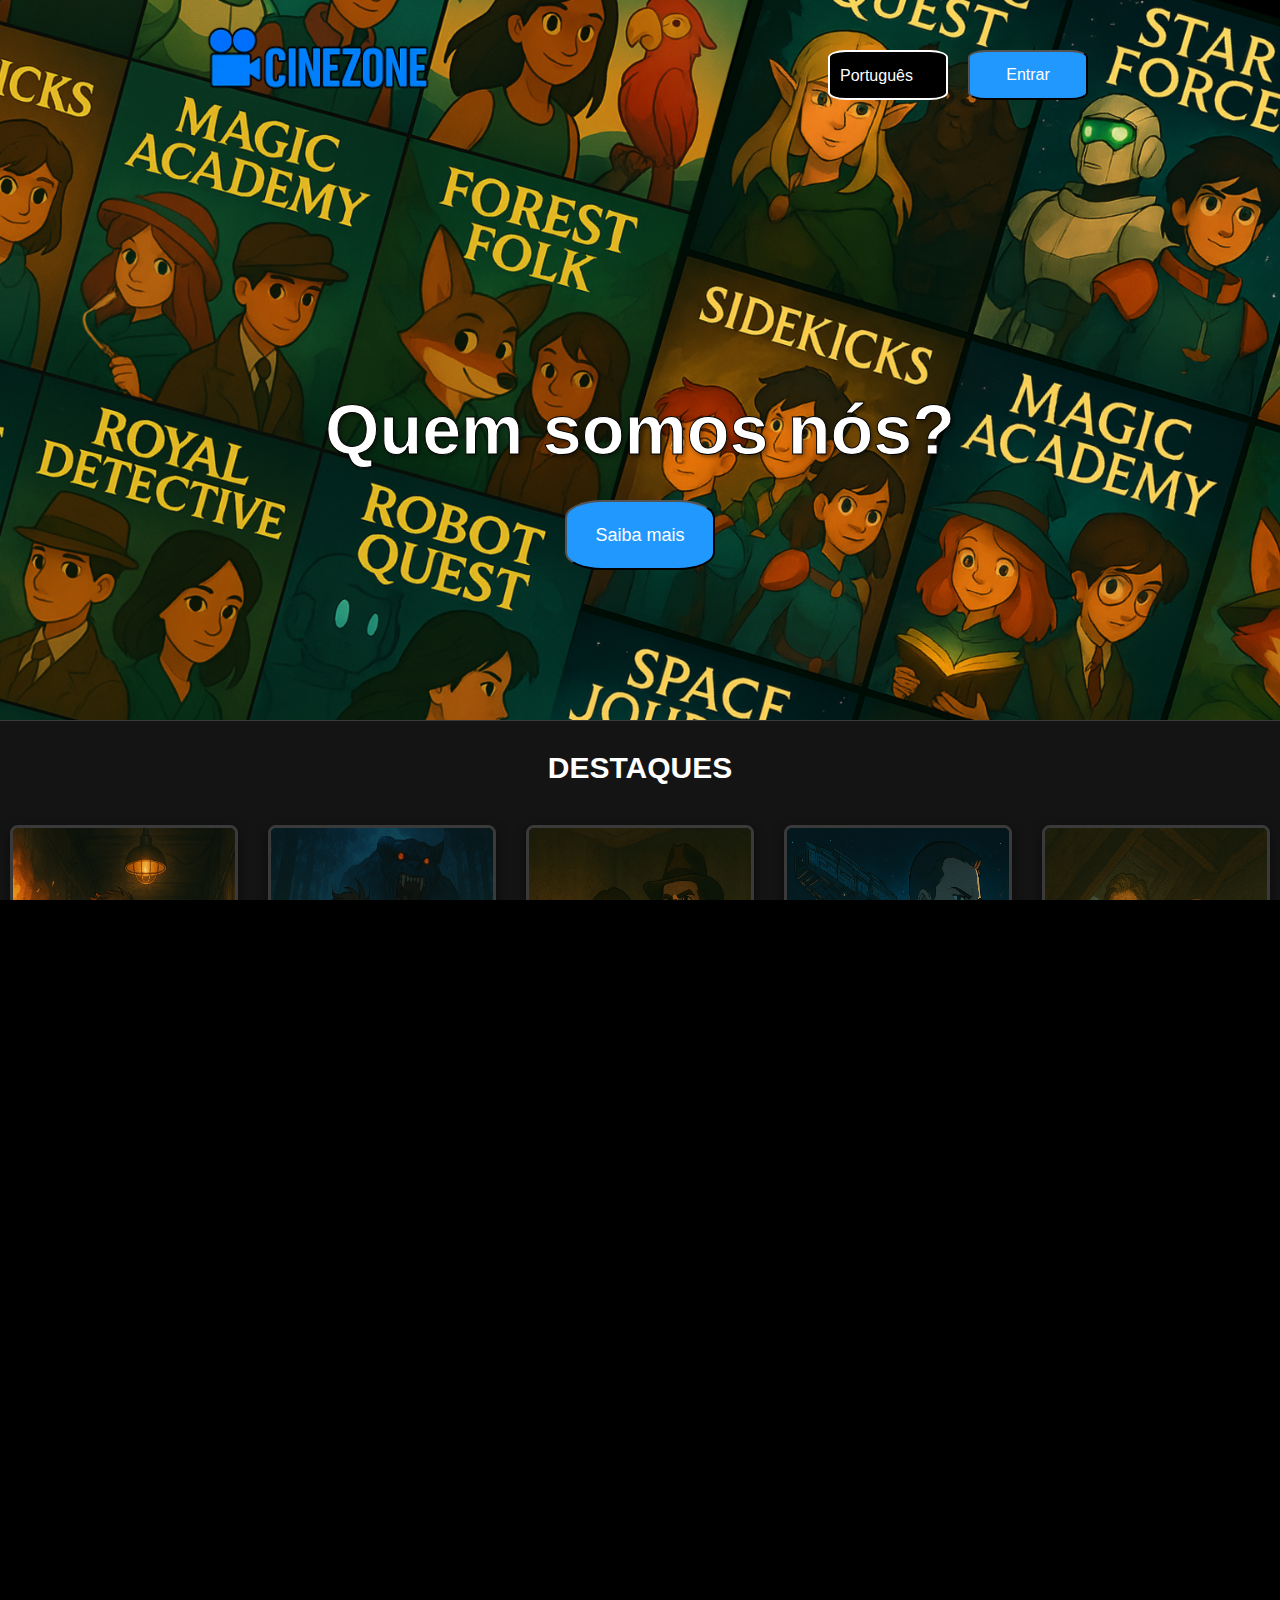
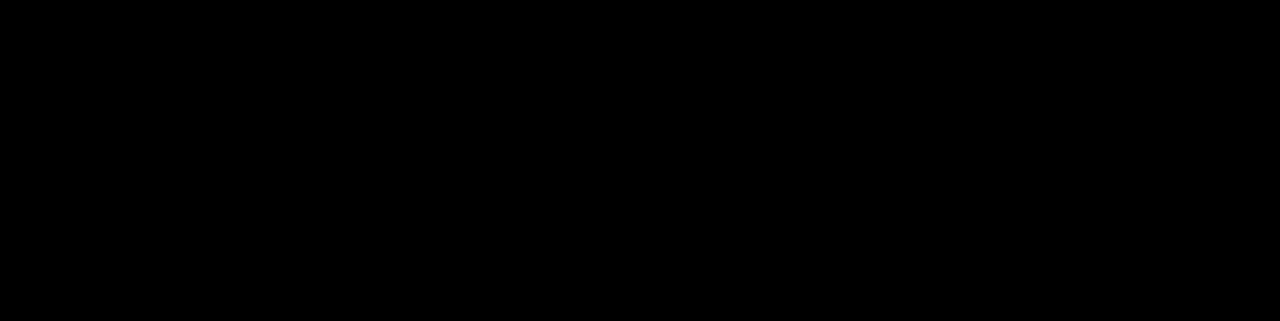
<file: Cinezone/index.html>
<!DOCTYPE html>
<html lang="pt-br">

<head>
    <!-- Definindo o charset para UTF-8 (suporte a caracteres especiais) -->
    <meta charset="UTF-8">
    
    <!-- Compatibilidade com o Internet Explorer -->
    <meta http-equiv="X-UA-Compatible" content="IE=edge">
    
    <!-- Meta tag para controle de responsividade em dispositivos móveis -->
    <meta name="viewport" content="width=device-width, initial-scale=1.0">
    
    <!-- Link para o arquivo de estilo CSS -->
    <link rel="stylesheet" href="assets/styles.css">
    
    <!-- Título da página -->
    <title id="title">Cine Zone - Assista Séries e Filmes</title>
</head>

<body>
    <!-- Cabeçalho da página -->
    <header class="cabecalho">
        <!-- Logo da Cinezone -->
        <img class="cinezone-logo" src="images/cinezonelogo.png" alt="cinezonelogo">
        
        <!-- Seletor de idioma -->
        <section class="language-selector">
            <label for="language"></label>
            <select id="language" onchange="changeLanguage()">
                <option value="pt-br">Português</option>
                <option value="en">English</option>
            </select>
        </section>
        
        <!-- Botão para exibir o formulário de login -->
        <section class="login-container">
            <button onclick="toggleLoginForm()">Entrar</button>
        </section>

        <!-- Formulário de login -->
        <div id="login-form" class="login-form">
            <h2 id="login-title">Entrar</h2>
            <form onsubmit="return fakeLogin(event)">
                <input type="text" id="username" placeholder="Usuário" required>
                <input type="password" id="password" placeholder="Senha" required>
                <button type="submit" id="submitButton">Entrar</button>
            </form>
            <!-- Botão para fechar o formulário de login -->
            <button id="closeButton" onclick="toggleLoginForm()">Fechar</button>
            
            <!-- Links para registrar e recuperar senha -->
            <p><a href="#" id="register-link" onclick="toggleLoginForm(); toggleRegisterForm();">Registre-se</a></p>
            <p><a href="#" id="forgot-password-link" onclick="toggleLoginForm(); toggleForgotPasswordForm();">Recuperar Senha</a></p>
        </div>

        <!-- Mensagem de erro ou sucesso -->
        <div id="message" class="message"></div>

        <!-- Formulário de registro -->
        <div id="register-form" class="login-form">
            <h2 id="register-title">Registrar-se</h2>
            <form onsubmit="return fakeRegister(event)">
                <input type="text" id="new-username" placeholder="Nome de usuário" required>
                <input type="email" id="new-email" placeholder="Email" required>
                <input type="password" id="new-password" placeholder="Senha" required>
                <button id="registerButton" type="submit">Registrar</button>
            </form>
            <!-- Botão para fechar o formulário de registro -->
            <button id="closeRegisterButton" onclick="toggleRegisterForm()">Fechar</button>
        </div>

        <!-- Formulário para recuperação de senha -->
        <div id="forgot-password-form" class="login-form">
            <h2 id="forgot-password-title">Recuperar Senha</h2>
            <form onsubmit="return fakeRecoverPassword(event)">
                <input type="email" id="recover-email" placeholder="Digite seu email" required>
                <button id="recoverButton" type="submit">Enviar</button>
            </form>
            <!-- Botão para fechar o formulário de recuperação de senha -->
            <button id="closeForgotPasswordButton" onclick="toggleForgotPasswordForm()">Fechar</button>
        </div>
    </header>

    <!-- Corpo principal da página -->
    <main class="corpo-principal">
        <h1 id="textprincipal" class="textprincipal">Quem somos nós?</h1>
            <button class="button-principal" id="saibamaisbutton">Saiba mais</button>
            <div class="conteudo-secundario">
                <h2 class="textsecond" id="textsecond">DESTAQUES</h2>
                <div class="imagens-container">
                    <img src="images/filmes1.png" alt="filmes1" class="imagens-container-borda" onclick="openDetailPanel('Action', 'Em uma missão de resgate, um ex-soldado se vê em uma corrida contra o tempo para salvar sua filha de um grupo de criminosos implacáveis. Armado e perigoso, ele deve enfrentar traições, explosões e perigos inesperados enquanto luta pela sobrevivência em um cenário tenso e cheio de adrenalina. Cada passo é crucial, e a única chance de vencer é confiar na sua habilidade para escapar do inferno em que se encontra.')">
                    <img src="images/filmes2.png" alt="filmes2" class="imagens-container-borda" onclick="openDetailPanel('Anime', 'Em uma floresta sombria, três amigos se veem em fuga de uma criatura misteriosa e aterrorizante que os persegue incansavelmente. Enquanto correm pela densa vegetação, eles precisam usar suas habilidades e inteligência para escapar das garras do monstro. Mas a amizade e o trabalho em equipe serão essenciais para sobreviver a essa ameaça sobrenatural. Com cada passo, o medo aumenta, e as escolhas deles podem ser a diferença entre a vida e a morte.')">
                    <img src="images/filmes3.png" alt="filmes3" class="imagens-container-borda" onclick="openDetailPanel('Stranger', 'Em uma pequena cidade, um grupo de jovens se vê envolvido em um mistério que vai além de qualquer coisa que possam imaginar. Quando acontecimentos inexplicáveis começam a ocorrer, eles unem forças com um policial local para desvendar a verdade. Mas quanto mais se aprofundam, mais perigosas as revelações se tornam, e a linha entre o normal e o sobrenatural começa a desaparecer. Eles conseguirão descobrir o segredo por trás dos eventos antes que seja tarde demais?')">
                    <img src="images/filmes4.png" alt="filmes4" class="imagens-container-borda" onclick="openDetailPanel('Stardust', 'Em uma missão para explorar os confins do espaço, uma tripulação militar é confrontada com um inimigo desconhecido, uma força alienígena que ameaça destruir tudo o que conhecem. No centro da batalha está uma corajosa comandante, que precisa liderar sua equipe e enfrentar os mistérios do universo para salvar a Terra. Entre traições e batalhas intergalácticas, ela descobre segredos que podem mudar o destino da humanidade. A luta por sobrevivência nunca foi tão intensa.')">
                    <img src="images/filmes5.png" alt="filmes5" class="imagens-container-borda" onclick="openDetailPanel('Mystery', 'Quando uma antiga bibliotecária encontra um livro misterioso em seu porão, ela se vê involuntariamente envolvida em uma trama cheia de segredos e conspirações. Com a ajuda de dois investigadores locais, ela começa a desvendar pistas e mistérios, levando a um caso que remonta a décadas. À medida que o enigma se aprofunda, cada resposta traz novas perguntas, e o perigo de revelar a verdade se torna cada vez mais iminente. A chave para resolver o mistério está em suas mãos, mas ela poderá sobreviver a tudo o que irá descobrir?')">
                </div>
                     <br><br><br><br><br><br><br><br><br>
            </div>

    <!-- Painel de detalhes -->
    <div id="detailPanel" class="detail-panel">
         <div class="panel-content">
            <span id="closeBtn" class="close-btn">&times;</span>
            <h3 id="panelTitle"></h3>
            <p id="panelDescription"></p>
            </div>
        </div>
    </main>

    <!-- Rodapé da página -->
    <footer class="footer">
        <div class="footer-container">
            <div class="footer-info">
                <h3>CineZone</h3>
                <p id="footer-text">Explore a melhor seleção de filmes, séries desenhos e animes online. A CineZone oferece uma experiência de streaming inovadora com uma vasta biblioteca de títulos.</p>
            </div>
    
            <div class="footer-links">
                <h4 id="footer-links-text">Links Rápidos</h4>
                <ul>
                    <li><a href="about-us.html" target="_blank" id="footer-sobrenos-text">Sobre nós</a></li>
                    <li><a href="terms-of-use.html" target="_blank" id="footer-termos-text">Termos de Uso</a></li>
                    <li><a href="privacy-policy.html" target="_blank" id="footer-politica-text">Política de Privacidade</a></li>
                    <li><a href="help.html" target="_blank" id="footer-ajuda-text">Ajuda</a></li>
                </ul>
            </div>
    
            <div class="footer-social">
                <h4 id="footer-social-text">Redes Sociais</h4>
                <ul>
                    <li><a href="https://instagram.com" target="_blank">Instagram</a></li>
                    <li><a href="https://facebook.com" target="_blank">Facebook</a></li>
                    <li><a href="https://twitter.com" target="_blank">X</a></li>
                </ul>
            </div>
    
            <div class="footer-newsletter">
                <h4>Newsletter</h4>
                <div class="newsletter-form">
                <input type="email" id="newsletter-email" placeholder="Digite seu e-mail" />
                <button class="inscreva-se-button" id="inscreva-se-button">Inscrever-se</button>
                </div>
            </div>
        </div>
    
        <div class="footer-button">
            <p id="footer-final-text">© 2025 CineZone. Todos os direitos reservados.</p>
        </div>
    </footer>
    

    <!-- Link para o arquivo JavaScript -->
    <script src="js/script.js"></script>
</body>

</html>
</file>
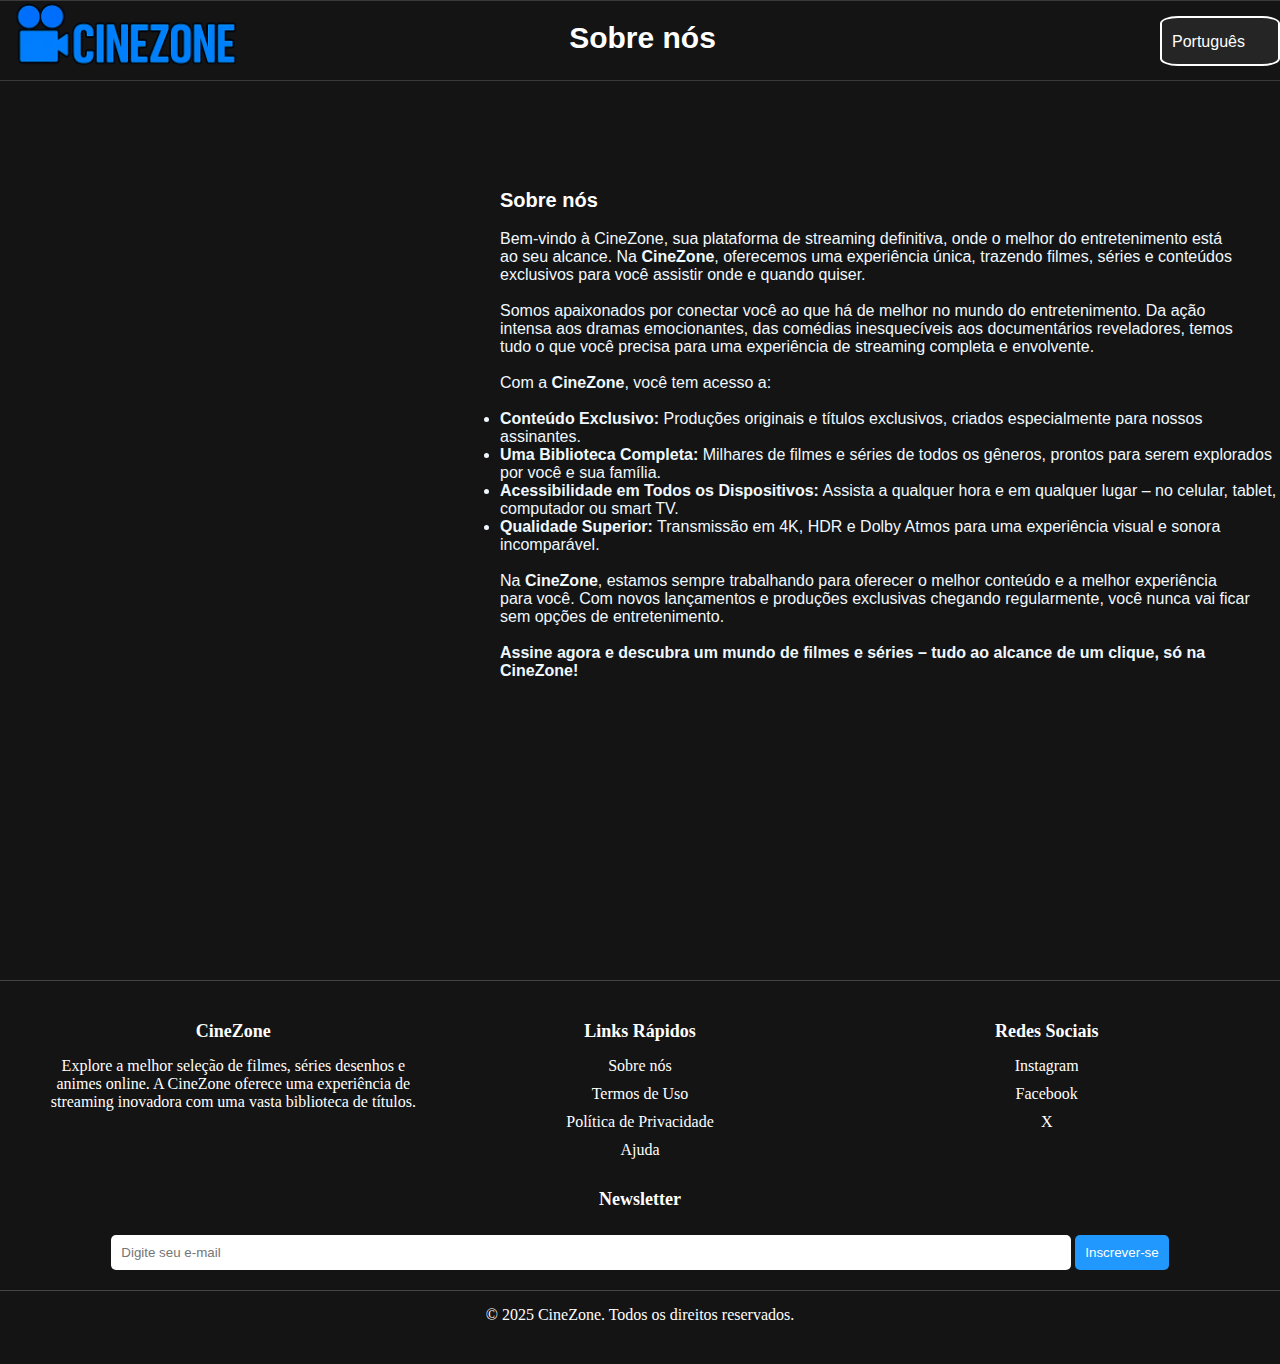
<file: Cinezone/about-us.html>
<!DOCTYPE html>
<html lang="pt-br">
<head>
    <!-- Configuração de codificação de caracteres para suportar acentuação -->
    <meta charset="UTF-8">

    <!-- Garante compatibilidade com versões antigas do Internet Explorer -->
    <meta http-equiv="X-UA-Compatible" content="IE=edge">

    <!-- Ajusta a visualização para dispositivos móveis (design responsivo) -->
    <meta name="viewport" content="width=device-width, initial-scale=1.0">

    <!-- Importa o arquivo de estilos CSS externo -->
    <link rel="stylesheet" href="assets/about-us.css">

    <!-- Título exibido na aba do navegador -->
    <title id="title">CineZone - Sobre nós</title>
</head>

<body>
    <!-- Seção de cabeçalho -->
    <header class="cabecalho">
        <!-- Logotipo com link para a página inicial -->
        <a href="index.html">
            <img class="cinezone-logo" src="images/cinezonelogo.png" alt="cinezonelogo">
        </a>

        <!-- Título da seção sobre nós -->
        <h1 class="titulo-text" id="titulo-text">Sobre nós</h1>

        <!-- Seletor de idioma -->
        <section class="language-selector">
            <label for="language"></label>
            <select id="language" onchange="changeLanguage()">
                <option value="pt-br">Português</option>
                <option value="en">English</option>
            </select>
        </section>
    </header>

    <!-- Conteúdo principal -->
    <main class="corpo-principal">
        <!-- Espaçamento visual -->
        <br><br><br><br><br><br>

        <!-- Subtítulo principal -->
        <h2 class="titulo-principal" id="titulo-principal">Sobre nós</h2>
        <br>

        <!-- Parágrafos com informações institucionais -->
        <p class="text" id="text-1">Bem-vindo à CineZone, sua plataforma de streaming definitiva, onde o melhor do entretenimento está</p>
        <p class="text" id="text-2">ao seu alcance. Na <b>CineZone</b>, oferecemos uma experiência única, trazendo filmes, séries e conteúdos</p>
        <p class="text" id="text-3">exclusivos para você assistir onde e quando quiser.</p>
        <br>

        <p class="text" id="text-4">Somos apaixonados por conectar você ao que há de melhor no mundo do entretenimento. Da ação</p>
        <p class="text" id="text-5">intensa aos dramas emocionantes, das comédias inesquecíveis aos documentários reveladores, temos</p>
        <p class="text" id="text-6">tudo o que você precisa para uma experiência de streaming completa e envolvente.</p>
        <br>

        <p class="text" id="text-7">Com a <b>CineZone</b>, você tem acesso a:</p>
        <br>

        <!-- Lista de benefícios -->
        <ul class="lista-text">
            <li id="text-8"><b>Conteúdo Exclusivo:</b> Produções originais e títulos exclusivos, criados especialmente para nossos assinantes.</li>
            <li id="text-9"><b>Uma Biblioteca Completa:</b> Milhares de filmes e séries de todos os gêneros, prontos para serem explorados por você e sua família.</li>
            <li id="text-10"><b>Acessibilidade em Todos os Dispositivos:</b> Assista a qualquer hora e em qualquer lugar – no celular, tablet, computador ou smart TV.</li>
            <li id="text-11"><b>Qualidade Superior:</b> Transmissão em 4K, HDR e Dolby Atmos para uma experiência visual e sonora incomparável.</li>
        </ul>
        <br>

        <p class="text" id="text-12">Na <b>CineZone</b>, estamos sempre trabalhando para oferecer o melhor conteúdo e a melhor experiência</p>
        <p class="text" id="text-13">para você. Com novos lançamentos e produções exclusivas chegando regularmente, você nunca vai ficar</p>
        <p class="text" id="text-14">sem opções de entretenimento.</p>
        <br>

        <p class="text" id="text-15"><b>Assine agora e descubra um mundo de filmes e séries – tudo ao alcance de um clique, só na</b></p>
        <p class="text"><b>CineZone!</b></p>
    </main>

    <!-- Rodapé -->
    <footer class="footer">
        <div class="footer-container">
            <!-- Informações institucionais -->
            <div class="footer-info">
                <h3>CineZone</h3>
                <p id="footer-text">Explore a melhor seleção de filmes, séries desenhos e animes online. A CineZone oferece uma experiência de streaming inovadora com uma vasta biblioteca de títulos.</p>
            </div>

            <!-- Links rápidos para páginas adicionais -->
            <div class="footer-links">
                <h4 id="footer-links-text">Links Rápidos</h4>
                <ul>
                    <li><a href="about-us.html" target="_blank" id="footer-sobrenos-text">Sobre nós</a></li>
                    <li><a href="terms-of-use.html" target="_blank" id="footer-termos-text">Termos de Uso</a></li>
                    <li><a href="privacy-policy.html" target="_blank" id="footer-politica-text">Política de Privacidade</a></li>
                    <li><a href="help.html" target="_blank" id="footer-ajuda-text">Ajuda</a></li>
                </ul>
            </div>

            <!-- Links para redes sociais -->
            <div class="footer-social">
                <h4 id="footer-social-text">Redes Sociais</h4>
                <ul>
                    <li><a href="https://instagram.com" target="_blank">Instagram</a></li>
                    <li><a href="https://facebook.com" target="_blank">Facebook</a></li>
                    <li><a href="https://twitter.com" target="_blank">X</a></li>
                </ul>
            </div>

            <!-- Formulário de inscrição na newsletter -->
            <div class="footer-newsletter">
                <h4>Newsletter</h4>
                <div class="newsletter-form">
                    <input type="email" id="newsletter-email" placeholder="Digite seu e-mail" />
                    <button class="inscreva-se-button" id="inscreva-se-button">Inscrever-se</button>
                </div>
            </div>
        </div>

        <!-- Informações de direitos autorais -->
        <div class="footer-button">
            <p id="footer-final-text">© 2025 CineZone. Todos os direitos reservados.</p>
        </div>
    </footer>

    <!-- Importa o script JS com funcionalidades da página -->
    <script src="js/about-us.js"></script>
</body>
</html>
</file>
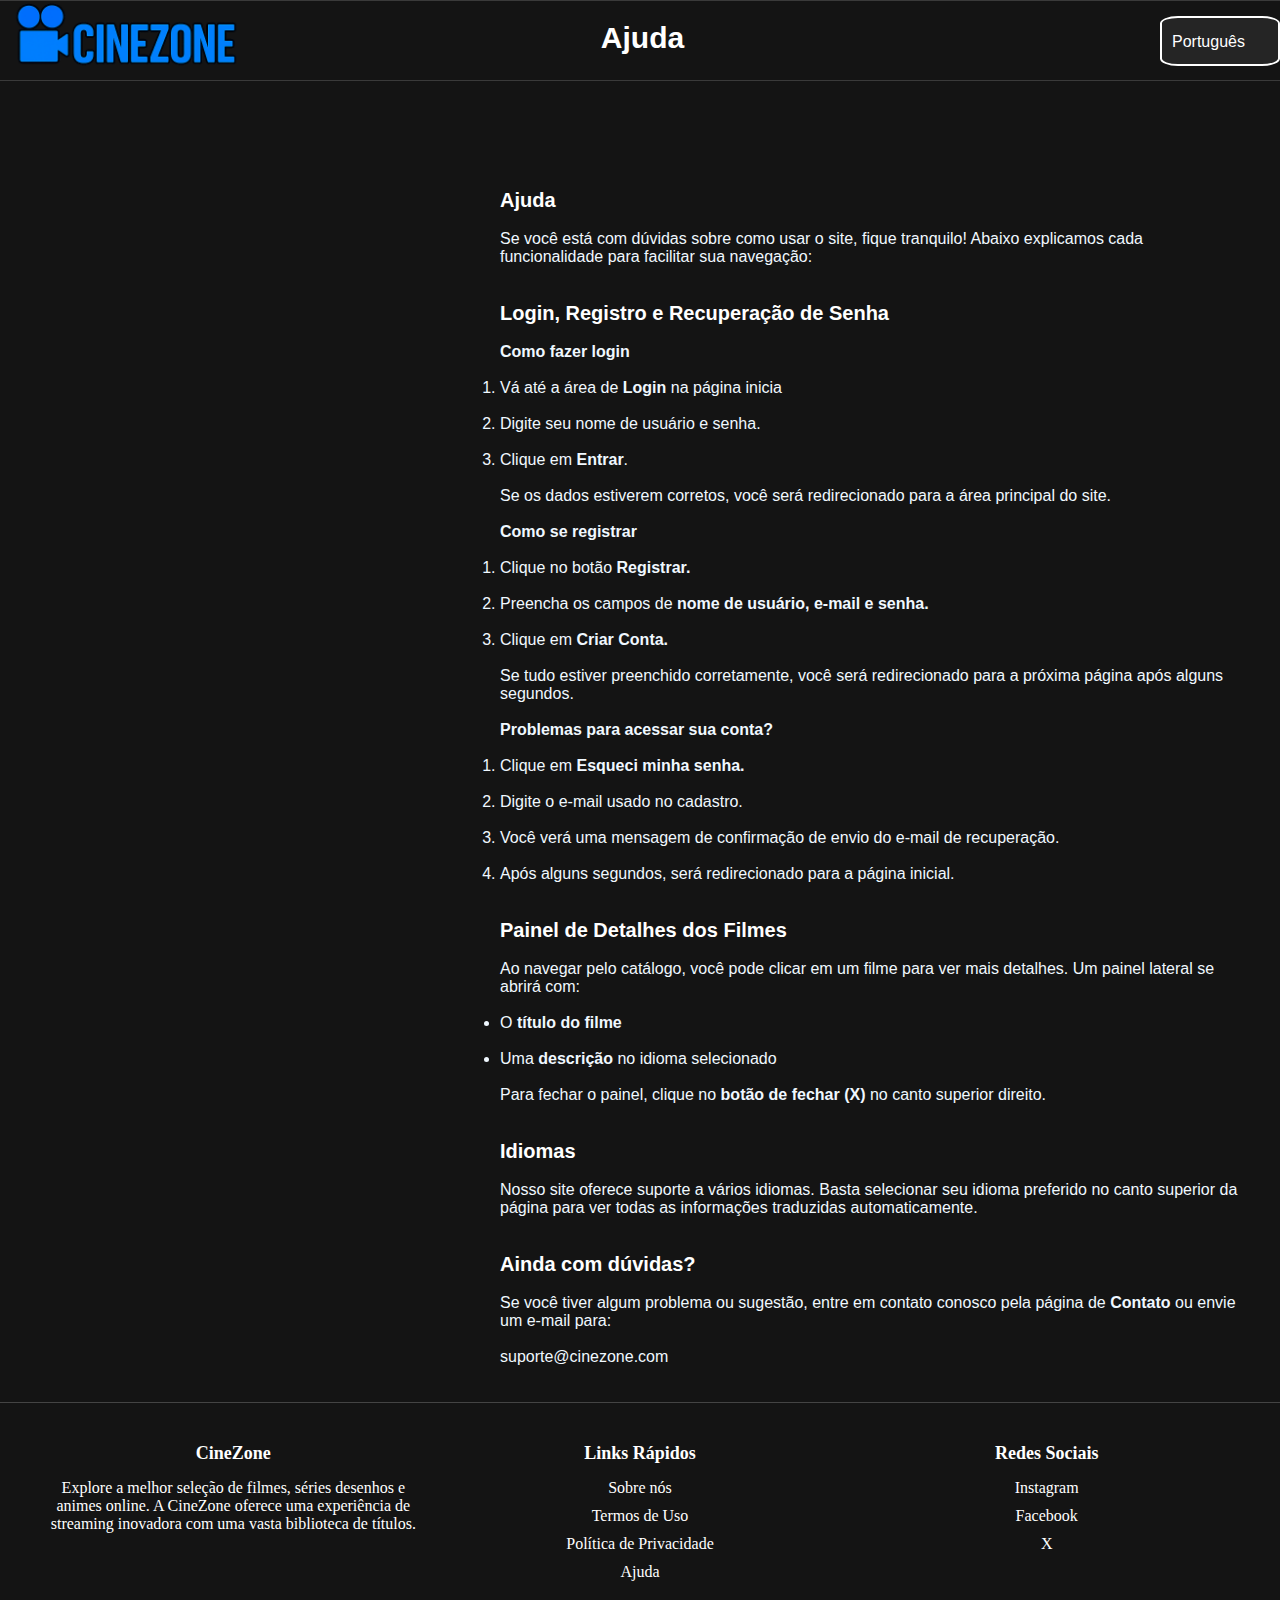
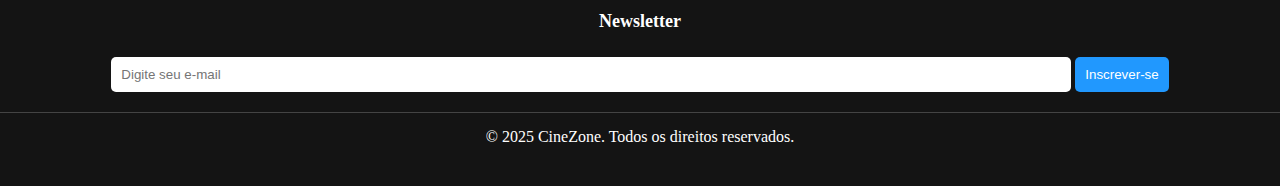
<file: Cinezone/help.html>
<!DOCTYPE html>
<html lang="pt-br">
<head>
    <!-- Configuração de codificação de caracteres para suportar acentuação -->
    <meta charset="UTF-8">

    <!-- Garante compatibilidade com versões antigas do Internet Explorer -->
    <meta http-equiv="X-UA-Compatible" content="IE=edge">

    <!-- Ajusta a visualização para dispositivos móveis (design responsivo) -->
    <meta name="viewport" content="width=device-width, initial-scale=1.0">

    <!-- Importa o arquivo de estilos CSS externo -->
    <link rel="stylesheet" href="assets/help.css">

    <!-- Título exibido na aba do navegador -->
    <title id="title">CineZone - Ajuda</title>
</head>

<body>
    <!-- Seção de cabeçalho -->
    <header class="cabecalho">
        <!-- Logotipo com link para a página inicial -->
        <a href="index.html">
            <img class="cinezone-logo" src="images/cinezonelogo.png" alt="cinezonelogo">
        </a>

        <!-- Título da seção sobre nós -->
        <h1 class="titulo-text" id="titulo-text">Ajuda</h1>

        <!-- Seletor de idioma -->
        <section class="language-selector">
            <label for="language"></label>
            <select id="language" onchange="changeLanguage()">
                <option value="pt-br">Português</option>
                <option value="en">English</option>
            </select>
        </section>
    </header>

    <!-- Conteúdo principal -->
    <main class="corpo-principal">
        <!-- Espaçamento visual -->
        <br><br><br><br><br><br>

        <!-- Subtítulo principal -->
        <h2 class="titulo-principal" id="titulo-principal">Ajuda</h2>
        <br>

        <!-- Parágrafos com informações institucionais -->
        <p class="text" id="text-1">Se você está com dúvidas sobre como usar o site, fique tranquilo! Abaixo explicamos cada</p>
        <p class="text" id="text-2">funcionalidade para facilitar sua navegação:</p>
        <br><br>

        <h2 class="titulo-principal" id="text-3">Login, Registro e Recuperação de Senha</h2>
        <br>

        <p class="text" id="text-4"><b>Como fazer login</b></p>
        <br>
        <ol class="lista-text">
            <li id="text-5">Vá até a área de <b>Login</b> na página inicia</li>
            <br>
            <li id="text-6">Digite seu nome de usuário e senha.</li>
            <br>
            <li id="text-7">Clique em <b>Entrar</b>.</li>
        </ol>
        <br>

        <p class="text" id="text-8">Se os dados estiverem corretos, você será redirecionado para a área principal do site.</p>
        <br>
        <p class="text" id="text-9"><b>Como se registrar</b></p>
        <br>
        <ol class="lista-text">
            <li id="text-10">Clique no botão <b>Registrar.</b></li>
            <br>
            <li id="text-11">Preencha os campos de <b>nome de usuário, e-mail e senha.</b></li>
            <br>
            <li id="text-12">Clique em <b>Criar Conta.</b></li>
        </ol>
        <br>

        <p class="text" id="text-13">Se tudo estiver preenchido corretamente, você será redirecionado para a próxima página após alguns</p>
        <p class="text" id="text-14">segundos.</p>
        <br>
        <p class="text" id="text-15"><b>Problemas para acessar sua conta?</b></p>
        <br>
        <ol class="lista-text">
            <li id="text-16">Clique em <b>Esqueci minha senha.</b></li>
            <br>
            <li id="text-17">Digite o e-mail usado no cadastro.</li>
            <br>
            <li id="text-18">Você verá uma mensagem de confirmação de envio do e-mail de recuperação.</li>
            <br>
            <li id="text-19">Após alguns segundos, será redirecionado para a página inicial.</li>
        </ol>
        <br><br>

        <h2 class="titulo-principal" id="text-20">Painel de Detalhes dos Filmes</h2>
        <br>

        <p class="text" id="text-21">Ao navegar pelo catálogo, você pode clicar em um filme para ver mais detalhes. Um painel lateral se</p>
        <p class="text" id="text-22">abrirá com:</p>
        <br>
        <ul class="lista-text">
            <li id="text-23">O <b>título do filme</b></li>
            <br>
            <li id="text-24">Uma <b>descrição</b> no idioma selecionado</li>
        </ul>
        <br>

        <p class="text" id="text-25">Para fechar o painel, clique no <b>botão de fechar (X)</b> no canto superior direito.</p>
        <br><br>

        <h2 class="titulo-principal" id="text-26">Idiomas</h2>
        <br>

        <p class="text" id="text-27">Nosso site oferece suporte a vários idiomas. Basta selecionar seu idioma preferido no canto superior da</p>
        <p class="text" id="text-28">página para ver todas as informações traduzidas automaticamente.</p>
        <br><br>

        <h2 class="titulo-principal" id="text-29">Ainda com dúvidas?</h2>
        <br>

        <p class="text" id="text-30">Se você tiver algum problema ou sugestão, entre em contato conosco pela página de <b>Contato</b> ou envie</p>
        <p class="text" id="text-31">um e-mail para:</p>
        <br>
        <p class="text" id="text-32">suporte@cinezone.com</p>
        <br><br>
    </main>

    <!-- Rodapé -->
    <footer class="footer">
        <div class="footer-container">
            <!-- Informações institucionais -->
            <div class="footer-info">
                <h3>CineZone</h3>
                <p id="footer-text">Explore a melhor seleção de filmes, séries desenhos e animes online. A CineZone oferece uma experiência de streaming inovadora com uma vasta biblioteca de títulos.</p>
            </div>

            <!-- Links rápidos para páginas adicionais -->
            <div class="footer-links">
                <h4 id="footer-links-text">Links Rápidos</h4>
                <ul>
                    <li><a href="about-us.html" target="_blank" id="footer-sobrenos-text">Sobre nós</a></li>
                    <li><a href="terms-of-use.html" target="_blank" id="footer-termos-text">Termos de Uso</a></li>
                    <li><a href="privacy-policy.html" target="_blank" id="footer-politica-text">Política de Privacidade</a></li>
                    <li><a href="help.html" target="_blank" id="footer-ajuda-text">Ajuda</a></li>
                </ul>
            </div>

            <!-- Links para redes sociais -->
            <div class="footer-social">
                <h4 id="footer-social-text">Redes Sociais</h4>
                <ul>
                    <li><a href="https://instagram.com" target="_blank">Instagram</a></li>
                    <li><a href="https://facebook.com" target="_blank">Facebook</a></li>
                    <li><a href="https://twitter.com" target="_blank">X</a></li>
                </ul>
            </div>

            <!-- Formulário de inscrição na newsletter -->
            <div class="footer-newsletter">
                <h4>Newsletter</h4>
                <div class="newsletter-form">
                    <input type="email" id="newsletter-email" placeholder="Digite seu e-mail" />
                    <button class="inscreva-se-button" id="inscreva-se-button">Inscrever-se</button>
                </div>
            </div>
        </div>

        <!-- Informações de direitos autorais -->
        <div class="footer-button">
            <p id="footer-final-text">© 2025 CineZone. Todos os direitos reservados.</p>
        </div>
    </footer>

    <!-- Importa o script JS com funcionalidades da página -->
    <script src="js/help.js"></script>
</body>
</html>
</file>
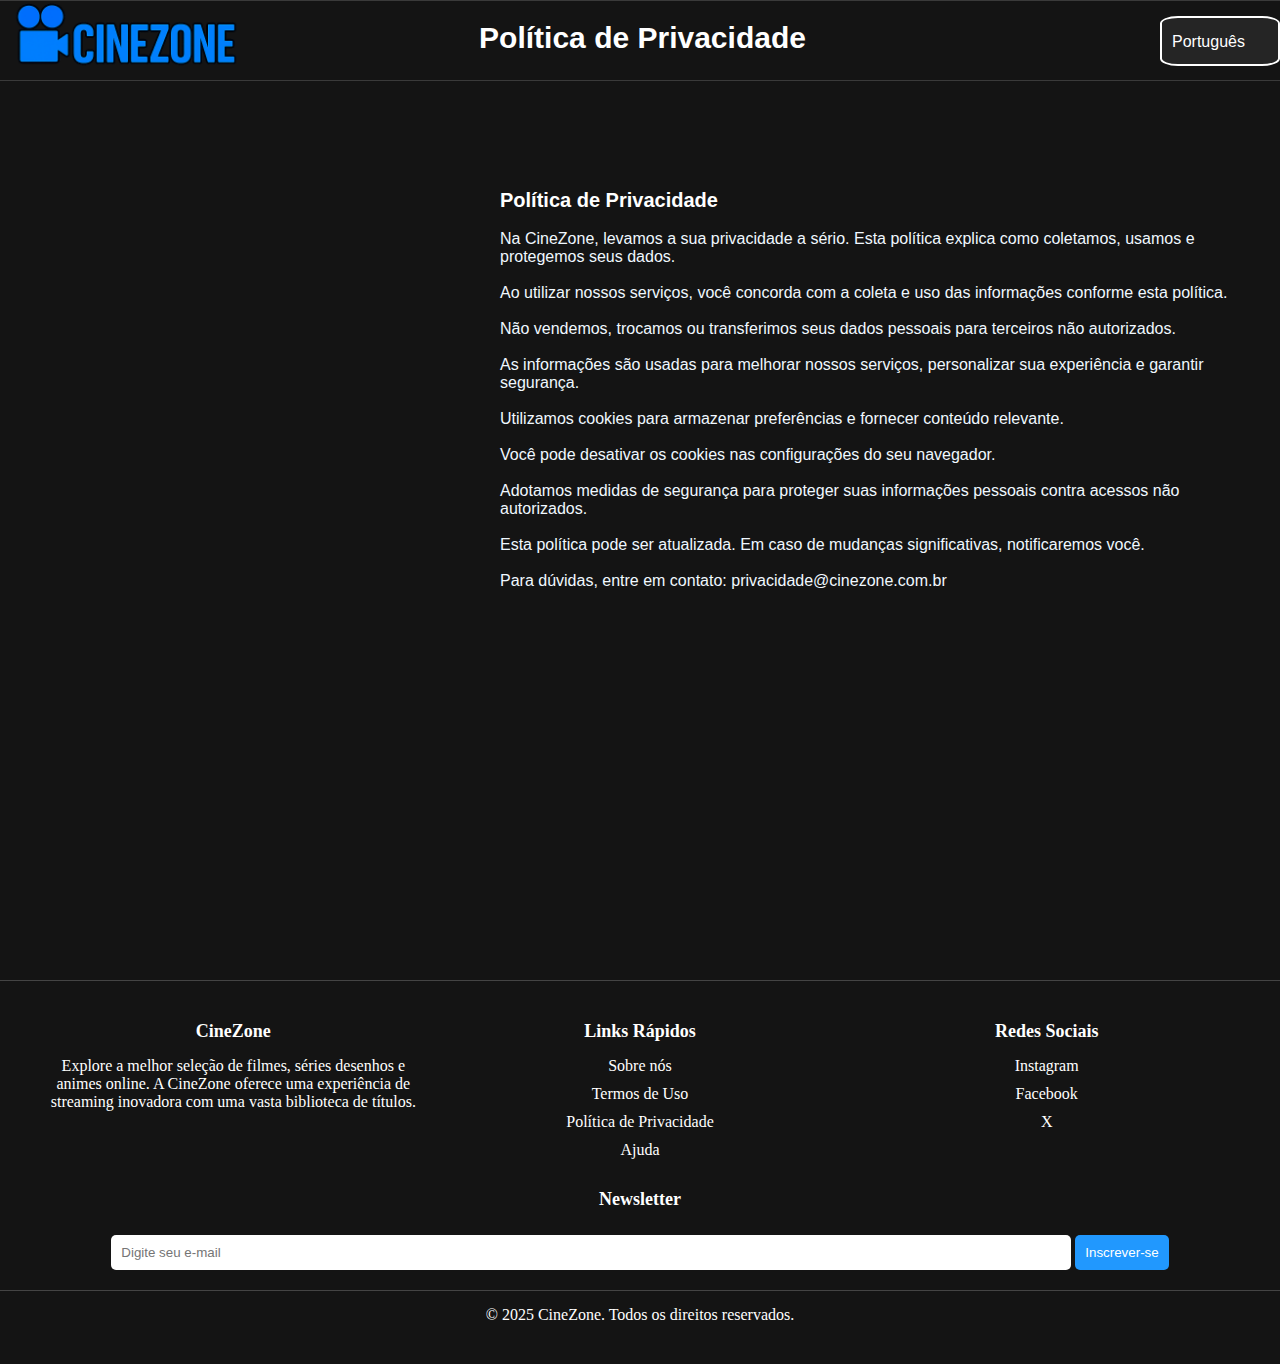
<file: Cinezone/privacy-policy.html>
<!DOCTYPE html>
<html lang="pt-br">
<head>
    <!-- Configuração de codificação de caracteres para suportar acentuação -->
    <meta charset="UTF-8">

    <!-- Garante compatibilidade com versões antigas do Internet Explorer -->
    <meta http-equiv="X-UA-Compatible" content="IE=edge">

    <!-- Ajusta a visualização para dispositivos móveis (design responsivo) -->
    <meta name="viewport" content="width=device-width, initial-scale=1.0">

    <!-- Importa o arquivo de estilos CSS externo -->
    <link rel="stylesheet" href="assets/privacy-policy.css">

    <!-- Título exibido na aba do navegador -->
    <title id="title">CineZone - Política de Privacidade</title>
</head>

<body>
    <!-- Seção de cabeçalho -->
    <header class="cabecalho">
        <!-- Logotipo com link para a página inicial -->
        <a href="index.html">
            <img class="cinezone-logo" src="images/cinezonelogo.png" alt="cinezonelogo">
        </a>

        <!-- Título da seção sobre nós -->
        <h1 class="titulo-text" id="titulo-text">Política de Privacidade</h1>

        <!-- Seletor de idioma -->
        <section class="language-selector">
            <label for="language"></label>
            <select id="language" onchange="changeLanguage()">
                <option value="pt-br">Português</option>
                <option value="en">English</option>
            </select>
        </section>
    </header>

    <!-- Conteúdo principal -->
    <main class="corpo-principal">
        <!-- Espaçamento visual -->
        <br><br><br><br><br><br>

        <!-- Subtítulo principal -->
        <h2 class="titulo-principal" id="titulo-principal">Política de Privacidade</h2>
        <br>

        <!-- Parágrafos com informações institucionais -->
        <p class="text" id="text-1">Na CineZone, levamos a sua privacidade a sério. Esta política explica como coletamos, usamos e</p>
        <p class="text" id="text-2">protegemos seus dados.</p>
        <br>
        <p class="text" id="text-3">Ao utilizar nossos serviços, você concorda com a coleta e uso das informações conforme esta política.</p>
        <br>
        <p class="text" id="text-4">Não vendemos, trocamos ou transferimos seus dados pessoais para terceiros não autorizados.</p>
        <br>
        <p class="text" id="text-5">As informações são usadas para melhorar nossos serviços, personalizar sua experiência e garantir</p>
        <p class="text" id="text-6">segurança.</p>
        <br>
        <p class="text" id="text-7">Utilizamos cookies para armazenar preferências e fornecer conteúdo relevante.</p>
        <br>
        <p class="text" id="text-8">Você pode desativar os cookies nas configurações do seu navegador.</p>
        <br>
        <p class="text" id="text-9">Adotamos medidas de segurança para proteger suas informações pessoais contra acessos não</p>
        <p class="text" id="text-10">autorizados.</p>
        <br>
        <p class="text" id="text-11">Esta política pode ser atualizada. Em caso de mudanças significativas, notificaremos você.</p>
        <br>
        <p class="text" id="text-12">Para dúvidas, entre em contato: privacidade@cinezone.com.br</p>
    </main>

    <!-- Rodapé -->
    <footer class="footer">
        <div class="footer-container">
            <!-- Informações institucionais -->
            <div class="footer-info">
                <h3>CineZone</h3>
                <p id="footer-text">Explore a melhor seleção de filmes, séries desenhos e animes online. A CineZone oferece uma experiência de streaming inovadora com uma vasta biblioteca de títulos.</p>
            </div>

            <!-- Links rápidos para páginas adicionais -->
            <div class="footer-links">
                <h4 id="footer-links-text">Links Rápidos</h4>
                <ul>
                    <li><a href="about-us.html" target="_blank" id="footer-sobrenos-text">Sobre nós</a></li>
                    <li><a href="terms-of-use.html" target="_blank" id="footer-termos-text">Termos de Uso</a></li>
                    <li><a href="privacy-policy.html" target="_blank" id="footer-politica-text">Política de Privacidade</a></li>
                    <li><a href="help.html" target="_blank" id="footer-ajuda-text">Ajuda</a></li>
                </ul>
            </div>

            <!-- Links para redes sociais -->
            <div class="footer-social">
                <h4 id="footer-social-text">Redes Sociais</h4>
                <ul>
                    <li><a href="https://instagram.com" target="_blank">Instagram</a></li>
                    <li><a href="https://facebook.com" target="_blank">Facebook</a></li>
                    <li><a href="https://twitter.com" target="_blank">X</a></li>
                </ul>
            </div>

            <!-- Formulário de inscrição na newsletter -->
            <div class="footer-newsletter">
                <h4>Newsletter</h4>
                <div class="newsletter-form">
                    <input type="email" id="newsletter-email" placeholder="Digite seu e-mail" />
                    <button class="inscreva-se-button" id="inscreva-se-button">Inscrever-se</button>
                </div>
            </div>
        </div>

        <!-- Informações de direitos autorais -->
        <div class="footer-button">
            <p id="footer-final-text">© 2025 CineZone. Todos os direitos reservados.</p>
        </div>
    </footer>

    <!-- Importa o script JS com funcionalidades da página -->
    <script src="js/privacy-policy.js"></script>
</body>
</html>
</file>
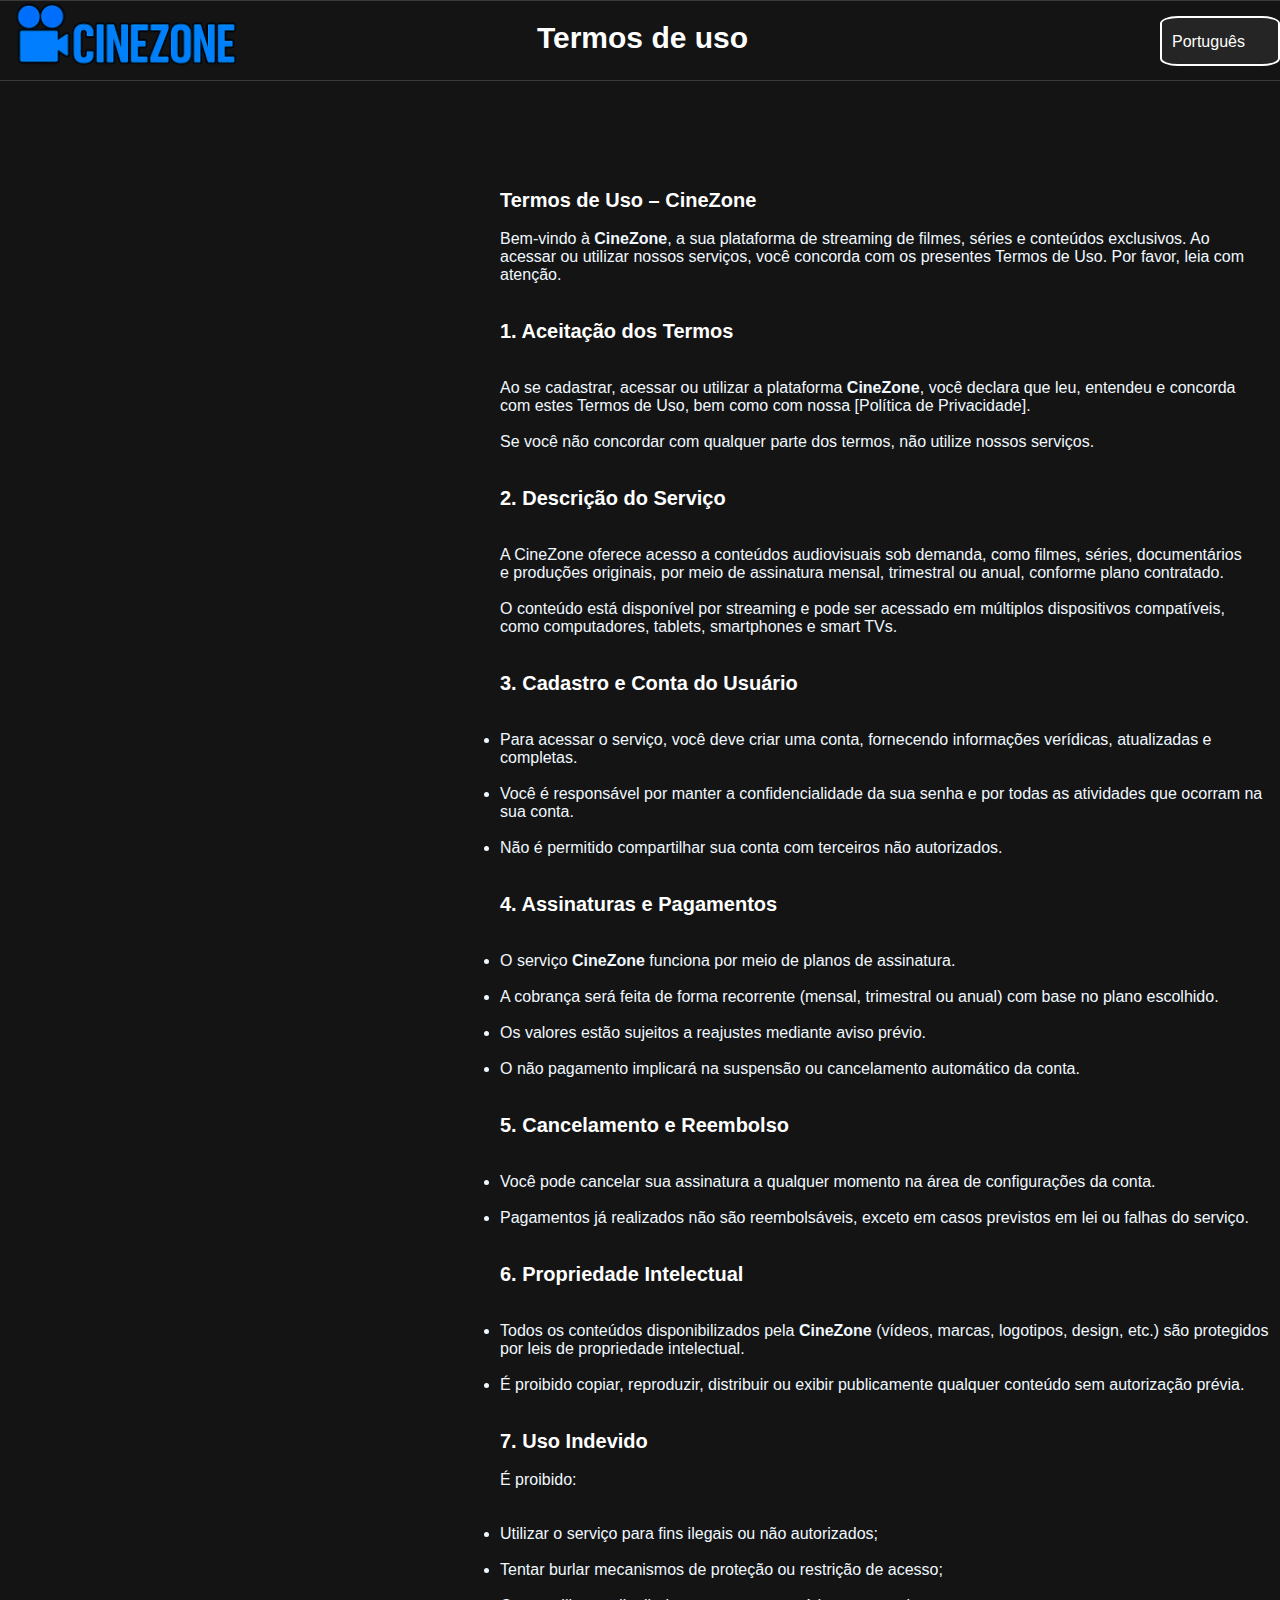
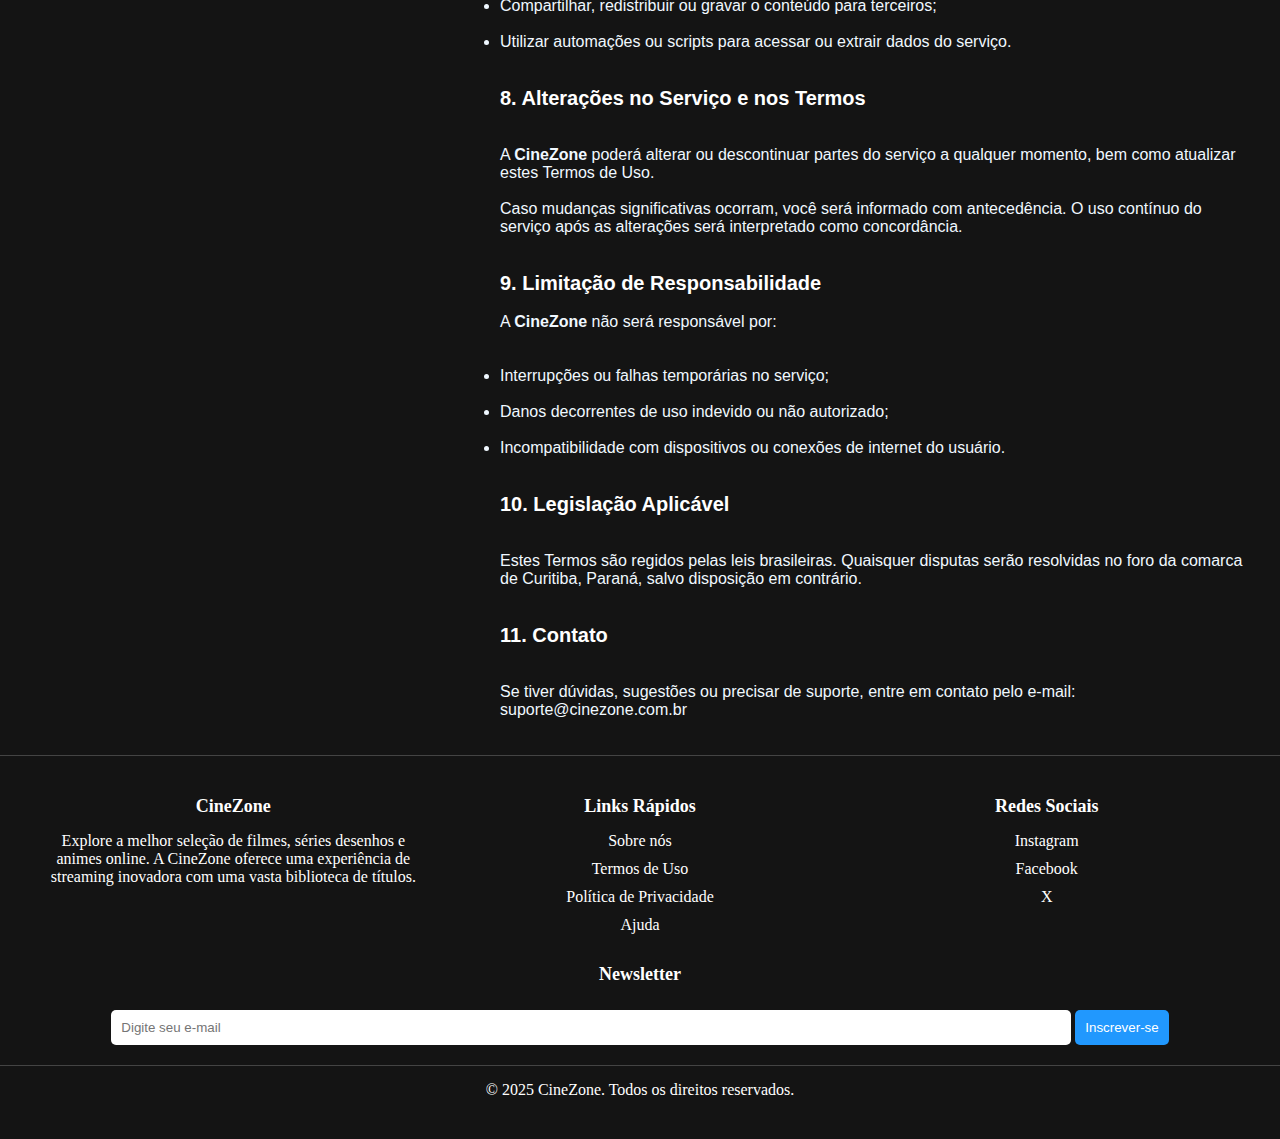
<file: Cinezone/terms-of-use.html>
<!DOCTYPE html>
<html lang="pt-br">
<head>
    <!-- Configuração de codificação de caracteres para suportar acentuação -->
    <meta charset="UTF-8">

    <!-- Garante compatibilidade com versões antigas do Internet Explorer -->
    <meta http-equiv="X-UA-Compatible" content="IE=edge">

    <!-- Ajusta a visualização para dispositivos móveis (design responsivo) -->
    <meta name="viewport" content="width=device-width, initial-scale=1.0">

    <!-- Importa o arquivo de estilos CSS externo -->
    <link rel="stylesheet" href="assets/terms-of-use.css">

    <!-- Título exibido na aba do navegador -->
    <title id="title">CineZone - Termos de uso</title>
</head>

<body>
    <!-- Seção de cabeçalho -->
    <header class="cabecalho">
        <!-- Logotipo com link para a página inicial -->
        <a href="index.html">
            <img class="cinezone-logo" src="images/cinezonelogo.png" alt="cinezonelogo">
        </a>

        <!-- Título da seção sobre nós -->
        <h1 class="titulo-text" id="titulo-text">Termos de uso</h1>

        <!-- Seletor de idioma -->
        <section class="language-selector">
            <label for="language"></label>
            <select id="language" onchange="changeLanguage()">
                <option value="pt-br">Português</option>
                <option value="en">English</option>
            </select>
        </section>
    </header>

    <!-- Conteúdo principal -->
    <main class="corpo-principal">
        <!-- Espaçamento visual -->
        <br><br><br><br><br><br>

        <!-- Subtítulo principal -->
        <h2 class="titulo-principal" id="titulo-principal">Termos de Uso – CineZone</h2>
        <br>

        <!-- Parágrafos com informações institucionais -->
        <p class="text" id="text-1">Bem-vindo à <b>CineZone</b>, a sua plataforma de streaming de filmes, séries e conteúdos exclusivos. Ao</p>
        <p class="text" id="text-2">acessar ou utilizar nossos serviços, você concorda com os presentes Termos de Uso. Por favor, leia com</p>
        <p class="text" id="text-3">atenção.</p>
        <br><br>

        <h2 class="titulo-principal" id="text-4">1. Aceitação dos Termos</h2>
        <br><br>

        <p class="text" id="text-5">Ao se cadastrar, acessar ou utilizar a plataforma <b>CineZone</b>, você declara que leu, entendeu e concorda</p>
        <p class="text" id="text-6">com estes Termos de Uso, bem como com nossa [Política de Privacidade].</p>
        <br>
        <p class="text" id="text-7">Se você não concordar com qualquer parte dos termos, não utilize nossos serviços.</p>
        <br><br>

        <h2 class="titulo-principal" id="text-8">2. Descrição do Serviço</h2>
        <br><br>

        <p class="text" id="text-9">A CineZone oferece acesso a conteúdos audiovisuais sob demanda, como filmes, séries, documentários</p>
        <p class="text" id="text-10">e produções originais, por meio de assinatura mensal, trimestral ou anual, conforme plano contratado.</p>
        <br>
        <p class="text" id="text-11">O conteúdo está disponível por streaming e pode ser acessado em múltiplos dispositivos compatíveis,</p>
        <p class="text" id="text-12">como computadores, tablets, smartphones e smart TVs.</p>
        <br><br>

        <h2 class="titulo-principal" id="text-13">3. Cadastro e Conta do Usuário</h2>
        <br><br>

        <ul>
            <li class="text" id="text-14">Para acessar o serviço, você deve criar uma conta, fornecendo informações verídicas, atualizadas e completas.</li>
            <br>
            <li class="text" id="text-15">Você é responsável por manter a confidencialidade da sua senha e por todas as atividades que ocorram na sua conta.</li>
            <br>
            <li class="text" id="text-16">Não é permitido compartilhar sua conta com terceiros não autorizados.</li>
        </ul>
        <br><br>

        <h2 class="titulo-principal" id="text-17">4. Assinaturas e Pagamentos</h2>
        <br><br>

        <ul>
            <li class="text" id="text-18">O serviço <b>CineZone</b> funciona por meio de planos de assinatura.</li>
            <br>
            <li class="text" id="text-19">A cobrança será feita de forma recorrente (mensal, trimestral ou anual) com base no plano escolhido.</li>
            <br>
            <li class="text" id="text-20">Os valores estão sujeitos a reajustes mediante aviso prévio.</li>
            <br>
            <li class="text" id="text-21">O não pagamento implicará na suspensão ou cancelamento automático da conta.</li>
        </ul>
        <br><br>

        <h2 class="titulo-principal" id="text-22">5. Cancelamento e Reembolso</h2>
        <br><br>

        <ul>
            <li class="text" id="text-23">Você pode cancelar sua assinatura a qualquer momento na área de configurações da conta.

            </li>
            <br>
            <li class="text" id="text-24">Pagamentos já realizados não são reembolsáveis, exceto em casos previstos em lei ou falhas do serviço.</li>
        </ul>
        <br><br>

        <h2 class="titulo-principal" id="text-25">6. Propriedade Intelectual</h2>
        <br><br>

        <ul>
            <li class="text" id="text-26">Todos os conteúdos disponibilizados pela <b>CineZone</b> (vídeos, marcas, logotipos, design, etc.) são protegidos por leis de propriedade intelectual.</li>
            <br>
            <li class="text" id="text-27">É proibido copiar, reproduzir, distribuir ou exibir publicamente qualquer conteúdo sem autorização prévia.</li>
        </ul>
        <br><br>

        <h2 class="titulo-principal" id="text-28">7. Uso Indevido</h2>
        <br>
        <p class="text" id="text-29">É proibido:</p>
        <br><br>

        <ul>
            <li class="text" id="text-30">Utilizar o serviço para fins ilegais ou não autorizados;</li>
            <br>
            <li class="text" id="text-31">Tentar burlar mecanismos de proteção ou restrição de acesso;</li>
            <br>
            <li class="text" id="text-32">Compartilhar, redistribuir ou gravar o conteúdo para terceiros;</li>
            <br>
            <li class="text" id="text-33">Utilizar automações ou scripts para acessar ou extrair dados do serviço.</li>
        </ul>
        <br><br>

        <h2 class="titulo-principal" id="text-34">8. Alterações no Serviço e nos Termos</h2>
        <br><br>

        <p class="text" id="text-35">A <b>CineZone</b> poderá alterar ou descontinuar partes do serviço a qualquer momento, bem como atualizar</p>
        <p class="text" id="text-36">estes Termos de Uso.</p>
        <br>
        <p class="text" id="text-37">Caso mudanças significativas ocorram, você será informado com antecedência. O uso contínuo do</p>
        <p class="text" id="text-38">serviço após as alterações será interpretado como concordância.</p>
        <br><br>

        <h2 class="titulo-principal" id="text-39">9. Limitação de Responsabilidade</h2>
        <br>
        <p class="text" id="text-40">A <b>CineZone</b> não será responsável por:</p>
        <br><br>

        <ul>
            <li class="text" id="text-41">Interrupções ou falhas temporárias no serviço;</li>
            <br>
            <li class="text" id="text-42">Danos decorrentes de uso indevido ou não autorizado;</li>
            <br>
            <li class="text" id="text-43">Incompatibilidade com dispositivos ou conexões de internet do usuário.</li>
        </ul>
        <br><br>

        <h2 class="titulo-principal" id="text-44">10. Legislação Aplicável</h2>
        <br><br>

        <p class="text" id="text-45">Estes Termos são regidos pelas leis brasileiras. Quaisquer disputas serão resolvidas no foro da comarca</p>
        <p class="text" id="text-46">de Curitiba, Paraná, salvo disposição em contrário.</p>
        <br><br>

        <h2 class="titulo-principal" id="text-47">11. Contato</h2>
        <br><br>

        <p class="text" id="text-48">Se tiver dúvidas, sugestões ou precisar de suporte, entre em contato pelo e-mail:</p>
        <p class="text" id="text-49">suporte@cinezone.com.br</p>
        <br><br>
    </main>

    <!-- Rodapé -->
    <footer class="footer">
        <div class="footer-container">
            <!-- Informações institucionais -->
            <div class="footer-info">
                <h3>CineZone</h3>
                <p id="footer-text">Explore a melhor seleção de filmes, séries desenhos e animes online. A CineZone oferece uma experiência de streaming inovadora com uma vasta biblioteca de títulos.</p>
            </div>

            <!-- Links rápidos para páginas adicionais -->
            <div class="footer-links">
                <h4 id="footer-links-text">Links Rápidos</h4>
                <ul>
                    <li><a href="about-us.html" target="_blank" id="footer-sobrenos-text">Sobre nós</a></li>
                    <li><a href="terms-of-use.html" target="_blank" id="footer-termos-text">Termos de Uso</a></li>
                    <li><a href="privacy-policy.html" target="_blank" id="footer-politica-text">Política de Privacidade</a></li>
                    <li><a href="help.html" target="_blank" id="footer-ajuda-text">Ajuda</a></li>
                </ul>
            </div>

            <!-- Links para redes sociais -->
            <div class="footer-social">
                <h4 id="footer-social-text">Redes Sociais</h4>
                <ul>
                    <li><a href="https://instagram.com" target="_blank">Instagram</a></li>
                    <li><a href="https://facebook.com" target="_blank">Facebook</a></li>
                    <li><a href="https://twitter.com" target="_blank">X</a></li>
                </ul>
            </div>

            <!-- Formulário de inscrição na newsletter -->
            <div class="footer-newsletter">
                <h4>Newsletter</h4>
                <div class="newsletter-form">
                    <input type="email" id="newsletter-email" placeholder="Digite seu e-mail" />
                    <button class="inscreva-se-button" id="inscreva-se-button">Inscrever-se</button>
                </div>
            </div>
        </div>

        <!-- Informações de direitos autorais -->
        <div class="footer-button">
            <p id="footer-final-text">© 2025 CineZone. Todos os direitos reservados.</p>
        </div>
    </footer>

    <!-- Importa o script JS com funcionalidades da página -->
    <script src="js/terms-of-use.js"></script>
</body>
</html>
</file>
<file: Cinezone/assets/styles.css>
﻿/* Ajuste de responsividade para telas menores */
@media (max-width: 768px) {
    .cabecalho {
        flex-direction: column; /* Organiza o cabeçalho em coluna em telas pequenas */
        align-items: center; /* Centraliza os itens dentro do cabeçalho */
        margin: 20px; /* Ajusta a margem do cabeçalho */
    }

    .cinezone-logo {
        margin-top: 0; /* Remove a margem superior */
        width: 50vw; /* Largura proporcional para telas pequenas */
        height: 50vw; /* Altura proporcional */
    }

    .language-selector, .login-container {
        margin-left: 0; /* Remove o espaçamento à esquerda */
        margin-top: 10px; /* Ajusta a margem superior */
    }

    .login-form {
        width: 90%; /* Faz o formulário ocupar 90% da largura da tela */
        padding: 20px; /* Ajusta o padding do formulário */
    }

    .login-form input {
        width: 100%; /* Torna os campos de entrada responsivos */
        padding: 12px; /* Ajusta o padding */
    }

    /* Ajuste no botão de login */
    .login-container button {
        width: 100%; /* O botão ocupa toda a largura */
    }

    .footer-container {
        flex-direction: column; /* Organiza o rodapé em coluna */
        align-items: center; /* Centraliza os itens do rodapé */
    }

    .footer-info, .footer-links, .footer-social, .footer-newsletter {
        flex: 1 1 100%; /* Faz as colunas ocuparem 100% da largura em telas pequenas */
        margin-bottom: 20px; /* Espaçamento entre os itens do rodapé */
    }

    /* Ajuste para o botão principal */
    .button-principal {
        width: 80%; /* Faz o botão principal ocupar mais largura */
        height: 50px; /* Ajusta a altura do botão */
        font-size: 16px; /* Tamanho de fonte mais adequado para telas menores */
    }

    /* Ajuste para as imagens */
    .imagens-container-borda {
        width: 90%; /* Ajusta a largura das imagens */
        height: auto; /* Torna a altura das imagens proporcional */
    }
    
    .imagens-container {
        display: flex;
        justify-content: center;
        margin-top: 20px; /* Margem superior */
        gap: 10px; /* Espaço entre as imagens */
    }
    
}

/* Resetando margens e espaçamentos */
* {
    margin: 0; /* Remove todas as margens */
    padding: 0; /* Remove todos os espaçamentos */
    box-sizing: border-box; /* Melhora o controle de caixas */
    overflow-x: hidden; /* Impede rolagem horizontal */
}

/* Estilo do corpo da página */
body {
    height: 100vh; /* Faz o body ocupar toda a altura da tela */
    width: 100%;
    background-image: url('../images/fundo.png'); /* Define a imagem de fundo */
    background-color: #000000;
    box-shadow: 344px 390px 950px rgba(0, 0, 0, 0.5);
    background-repeat: no-repeat;
    background-size: cover; /* Faz a imagem cobrir toda a área disponível */
    background-position: center; /* Garante que a imagem fique centralizada */
    font-family: 'Montserrat', sans-serif; /* Define a fonte do corpo */
    font-size: 16px; /* Define o tamanho da fonte */
  
}

/* Cabeçalho da página */
.cabecalho {
    margin: 10px 15%; /* Define as margens superior e inferior */
    display: flex; /* Flexbox para disposição dos itens */
    justify-content: space-between; /* Espaça os itens do cabeçalho */
    align-items: center; /* Alinha os itens ao centro verticalmente */
}

.cinezone-logo {
    width: 250px; /* Define a largura do logo */
    height: 250px; /* Define a altura do logo */
    margin-top: -70px; /* Ajusta a margem superior para posicionar o logo */
    box-shadow: 4 40px 1px rgba(0, 0, 0, 0.5); /* Adiciona sombra ao logo */
}

/* Posicionando o seletor de idioma ao lado do botão "Entrar" */
.language-selector {
    display: flex; /* Flexbox para alinhamento do seletor de idioma */
    margin-left: auto; /* Alinha o seletor à direita */
    margin-top: -50px; /* Ajusta a margem superior */
}

.language-selector select {
    background-color: black; /* Fundo preto para o seletor */
    color: white; /* Cor do texto branco */
    border: 2px solid #ffffff; /* Borda branca */
    border-radius: 15%; /* Bordas arredondadas */
    width: 120px; /* Largura fixa */
    height: 50px; /* Altura consistente */
    padding: 10px; /* Padding interno */
    font-size: 16px; /* Tamanho da fonte */
    appearance: none; /* Remove a aparência padrão */
}

.language-selector option {
    background-color: black; /* Fundo preto para as opções */
    color: white; /* Cor do texto branco */
}

/* Container do botão de login */
.login-container {
    display: flex; /* Flexbox para posicionamento */
    margin-left: 20px; /* Margem à esquerda */
    margin-top: -50px; /* Ajuste na margem superior */
}

/* Estilizando o botão de login */
.login-container button {
    background-color: #2198FE; /* Cor de fundo azul do botão */
    color: white; /* Cor do texto branco */
    border-radius: 15%; /* Bordas arredondadas */
    width: 120px; /* Largura do botão */
    height: 50px; /* Altura consistente */
    padding: 10px; /* Padding interno */
    font-size: 16px; /* Tamanho da fonte */
}

.login-container button:hover {
    background-color: #1784cc; /* Cor ao passar o mouse */
}

/* Estilizando o formulário de login */
.login-form {
    color: rgba(179, 182, 184, 0.822); /* Cor do texto */
    font-size: 16px; /* Tamanho da fonte */
    display: none; /* Inicialmente escondido */
    position: fixed; /* Posição fixa na tela */
    top: 50%; /* Alinhamento vertical */
    left: 50%; /* Alinhamento horizontal */
    transform: translate(-50%, -50%); /* Centraliza o formulário */
    background-color: rgb(15, 15, 15); /* Cor de fundo do formulário */
    padding: 40px; /* Padding interno */
    border: 2px solid #3f3f3fe8; /* Borda sutil */
    border-radius: 30px; /* Bordas arredondadas */
    text-align: center; /* Alinha o texto ao centro */
    transition: opacity 0.5s ease; /* Transição suave de opacidade */
    opacity: 0; /* Inicialmente invisível */
}

.login-form.show {
    display: block; /* Exibe o formulário quando ativado */
    opacity: 1; /* Torna visível */
}

/* Estilo dos campos de entrada */
.login-form input {
    display: block; /* Exibe os campos como blocos */
    color: rgba(179, 182, 184, 0.822); /* Cor do texto */
    background-color: rgb(15, 15, 15); /* Fundo do campo */
    border: 2px solid #3f3f3fe8; /* Borda sutil */
    border-radius: 30px; /* Bordas arredondadas */
    width: 250px; /* Largura dos campos */
    margin: 15px 0; /* Margem superior e inferior */
    padding: 10px; /* Padding interno */
}

/* Estilizando os botões do formulário */
.login-form button {
    width: 100%; /* O botão ocupa toda a largura */
    padding: 15px; /* Padding interno */
    background-color: rgba(33,152,254,255); /* Cor de fundo azul */
    color: white; /* Cor do texto branco */
    border: none; /* Sem borda */
    cursor: pointer; /* Muda o cursor para indicar interatividade */
    margin-top: 20px; /* Margem superior */
    border-radius: 30px; /* Bordas arredondadas */
}

.login-form button:hover {
    background-color: #1784cc; /* Cor ao passar o mouse */
}

/* Links de navegação */
a {
    color: #33aaff; /* Cor azul para links */
    text-decoration: none; /* Remove o sublinhado dos links */
}

a:hover {
    text-decoration: underline; /* Adiciona sublinhado ao passar o mouse */
}

/* Mensagem de erro ou sucesso */
.message {
    text-align: center; /* Alinha o texto ao centro */
    margin-top: 20px; /* Margem superior */
    font-weight: bold; /* Texto em negrito */
}

/* Estilo do corpo principal */
.corpo-principal {
    display: flex;
    flex-direction: column;
    align-items: center;
    justify-content: center;
    text-align: center;
    margin-top: 200px; /* Margem superior */
}

/* Texto principal estilizado */
.textprincipal {
    font-family: 'Montserrat', sans-serif;
    font-size: 70px; /* Tamanho da fonte */
    font-weight: bold; /* Deixa o texto em negrito */
    color: rgb(255, 255, 255); /* Cor do texto */
    text-shadow: 2px 2px 5px rgba(0, 0, 0, 0.5); /* Sombra suave para destacar o texto */
    -webkit-text-stroke: 1px black; /* Contorno preto de 1px ao redor do texto */
}

/* Estilo do botão principal */
.button-principal {
    margin-top: 30px;
    background-color: #2198FE;
    color: white;
    border-radius: 25%;
    width: 150px;
    height: 70px;
    padding: 15px;
    font-family: 'Franklin Gothic Medium', 'Arial Narrow', Arial, sans-serif;
    font-size: 18px;
}

.button-principal:hover {
    background-color: #1784cc;
}

/* Estilo do conteúdo secundário */
.conteudo-secundario {
    margin-top: 150px;
    width: 100%;
    background-color: rgb(20, 20, 20);
    border: #3f3f3fe8;
    border-top: 1px solid #3f3f3fe8;
}

/* Texto secundário estilizado */
.textsecond {
    font-family: 'Montserrat', sans-serif;
    font-size: 30px;
    color: white;
    margin-bottom: 30px; /* Margem inferior */
    margin-top: 30px; /* Margem superior */
}

/* Container de imagens */
.imagens-container {
    display: flex;
    justify-content: center;
    margin-top: 20px; /* Margem superior */
    gap: 10px; /* Espaço entre as imagens */
}

/* Estilo do painel de detalhes */
.detail-panel {
    display: none; /* Inicialmente escondido */
    position: fixed; /* Fica no topo da tela */
    top: 0;
    left: 0;
    width: 100%;
    height: 100%;
    background-color: rgba(0, 0, 0, 0.7); /* Fundo semitransparente */
    z-index: 1000; /* Fica acima de outros elementos */
    justify-content: center;
    align-items: center;
}

/* Conteúdo do painel de detalhes */
.panel-content {
    background-color: rgb(15, 15, 15);
    color: #ffffff;
    padding: 20px;
    border-top: 1px solid #3f3f3fe8;
    border-radius: 8px;
    width: 60%;
    max-width: 600px;
    text-align: center;
    position: relative; /* Para o posicionamento do botão de fechar */
    line-height: 1.5; /* Aumenta o espaçamento entre as linhas */
    overflow-y: auto; /* Permite rolar o conteúdo, caso necessário */
    max-height: 80%; /* Limita a altura do painel */
}

/* Botão de fechar no painel de detalhes */
.close-btn {
    font-size: 30px;
    color: #333;
    cursor: pointer;
    position: absolute;
    top: 10px;
    right: 10px;
    padding: 5px;
    background-color: transparent; /* Fundo transparente */
}

.close-btn:hover {
    color: red; /* Muda a cor para vermelho ao passar o mouse */
    background-color: rgb(15, 15, 15); /* Adiciona um fundo suave quando passa o mouse */
}

/* Título dentro do painel de detalhes */
.panel-content h3 {
    margin-bottom: 20px; /* Adiciona um espaçamento entre o título e a descrição */
}

/* Parágrafos dentro do painel de detalhes */
.panel-content p {
    margin-bottom: 20px; /* Espaçamento entre os parágrafos */
    text-align: justify; /* Justifica o texto para melhor leitura */
    word-wrap: break-word; /* Quebra palavras longas */
}

/* Estilo das imagens com borda */
.imagens-container-borda {
    border: 3px solid #3f3f3fe8;
    border-radius: 8px;
    box-shadow: 0 4px 12px rgba(0, 0, 0, 0.5);
    margin: 10px;
    width: 300px;
    height: 500px;
    transition: transform 0.3s ease, box-shadow 0.3s ease;
    cursor: pointer; /* Indica que é clicável */
}

.imagens-container-borda:hover {
    transform: scale(1.05); /* Aumenta o tamanho ao passar o mouse */
    box-shadow: 0 8px 20px rgba(0, 0, 0, 0.8); /* Aumenta o efeito de sombra */
}

/* Estilo do rodapé */
.footer {
    background-color: rgb(20, 20, 20);
    border-top: 1px solid #444;
    color: white;
    padding: 40px 0;
    text-align: center; /* Garante que o texto do footer ficará centralizado */
}

/* Container do conteúdo do rodapé */
.footer-container {
    display: flex;
    justify-content: space-evenly; /* Isso distribui as colunas igualmente */
    flex-wrap: wrap;
    gap: 20px;
    width: 100%; /* Garante que a largura do footer container seja 100% */
    height: 100%;
    max-width: 1200px; /* Define uma largura máxima para o footer */
    margin: 0 auto; /* Isso centraliza o footer na tela */
}

/* Estilos das colunas do rodapé */
.footer-info, .footer-links, .footer-social, .footer-newsletter {
    flex: 1 1 25%; /* Faz com que cada item ocupe até 25% do espaço disponível */
    min-width: 250px; /* Garante que as colunas não fiquem menores que 250px */
}

/* Estilo dos títulos no rodapé */
.footer h3, .footer h4 {
    font-size: 18px;
    margin-bottom: 15px;
}

/* Estilo dos links no rodapé */
.footer a {
    color: #fff;
    text-decoration: none;
    margin-bottom: 10px;
    display: block;
}

.footer a:hover {
    color: #2198FE;
}

/* Estilo do campo de input do newsletter */
.footer-newsletter input {
    padding: 10px;
    width: 80%;
    border-radius: 5px;
    border: none;
}

/* Estilo do botão do newsletter */
.footer-newsletter button {
    padding: 10px;
    background-color: #2198FE;
    border: none;
    border-radius: 5px;
    color: white;
    cursor: pointer;
    margin-top: 10px;
}

.inscreva-se-button:hover {
    background-color: #1784cc;
}

/* Estilo do botão do rodapé */
.footer-button {
    text-align: center;
    margin-top: 20px;
    border-top: 1px solid #444;
    padding-top: 15px;
}

/* Remover pontos e bordas de listas e tabelas dentro do footer */
.footer ul {
    list-style-type: none; /* Remove os pontos */
    padding-left: 0; /* Remove o espaçamento à esquerda */
}

.footer li {
    margin-bottom: 10px; /* Se necessário, para espaçar os itens */
}

.footer table {
    border-collapse: collapse; /* Remove o espaçamento entre as células */
}

.footer td, .footer th {
    border: none; /* Remove a borda das células */
}
</file>
<file: Cinezone/assets/about-us.css>
/* Ajuste de responsividade para telas menores */
@media (max-width: 768px) {
    .cabecalho {
        flex-direction: column; /* Organiza o cabeçalho em coluna em telas pequenas */
        align-items: center; /* Centraliza os itens dentro do cabeçalho */
        margin: 20px; /* Ajusta a margem do cabeçalho */
    }

    .cinezone-logo {
        margin-top: 0; /* Remove a margem superior */
        width: 40vw; /* Largura proporcional para telas pequenas */
        height: 40vw; /* Altura proporcional */
    }

    .language-selector, .login-container {
        margin-left: 0; /* Remove o espaçamento à esquerda */
        margin-top: 10px; /* Ajusta a margem superior */
    }
    .titulo-text {
        color: #ffffff;
        font-family: Arial, Helvetica, sans-serif;
        font-size: 30px; /* Tamanho da fonte */
        font-weight: bold;
        margin-right: 125px;
        margin-top: 20px;
    }
    
    /* Posicionando o seletor de idioma ao lado do botão "Entrar" */
    .language-selector {
        margin-top: 15px; /* Ajusta a margem superior */
    }
    
    .language-selector select {
        background-color: rgb(37, 37, 37); /* Fundo preto para o seletor */
        color: rgb(255, 255, 255); /* Cor do texto branco */
        border: 2px solid #ffffff; /* Borda branca */
        border-radius: 15%; /* Bordas arredondadas */
        width: 120px; /* Largura fixa */
        height: 50px; /* Altura consistente */
        padding: 10px; /* Padding interno */
        font-size: 16px; /* Tamanho da fonte */
        appearance: none; /* Remove a aparência padrão */
    }
    
    .language-selector option {
        background-color: rgb(37, 37, 37); /* Fundo preto para as opções */
        color: white; /* Cor do texto branco */
    }
    
    /* Estilo do corpo principal */
    .corpo-principal {
        width: 100%;
        height: 100%;
        background-color: rgb(20, 20, 20);
        border: #3f3f3fe8;
        border-top: 1px solid #3f3f3fe8;
        text-align: left;
        color: aliceblue;
        font-family: 'Montserrat', sans-serif;
        font-size: 16px;
    }
    
    .titulo-principal {
        color: #ffffff;
        font-family: 'Montserrat', sans-serif;
        font-size: 20px;
        margin-left: 500px;
    }
    
    .text {
        margin-left: 500px;
    }
    
    .lista-text {
        margin-left: 500px;
    }
    
    /* Estilo do rodapé */
    .footer {
        background-color: rgb(20, 20, 20);
        border-top: 1px solid #444;
        color: white;
        padding: 40px 0;
        text-align: center; /* Garante que o texto do footer ficará centralizado */
    }
    
    /* Container do conteúdo do rodapé */
    .footer-container {
        display: flex;
        justify-content: space-evenly; /* Isso distribui as colunas igualmente */
        flex-wrap: wrap;
        gap: 20px;
        width: 100%; /* Garante que a largura do footer container seja 100% */
        max-width: 1200px; /* Define uma largura máxima para o footer */
        margin: 0 auto; /* Isso centraliza o footer na tela */
    }
    
    /* Estilos das colunas do rodapé */
    .footer-info, .footer-links, .footer-social, .footer-newsletter {
        flex: 1 1 25%; /* Faz com que cada item ocupe até 25% do espaço disponível */
        min-width: 250px; /* Garante que as colunas não fiquem menores que 250px */
    }
    
    /* Estilo dos títulos no rodapé */
    .footer h3, .footer h4 {
        font-size: 18px;
        margin-bottom: 15px;
    }
    
    /* Estilo dos links no rodapé */
    .footer a {
        color: #fff;
        text-decoration: none;
        margin-bottom: 10px;
        display: block;
    }
    
    .footer a:hover {
        color: #2198FE;
    }
    
    /* Estilo do campo de input do newsletter */
    .footer-newsletter input {
        padding: 10px;
        width: 80%;
        border-radius: 5px;
        border: none;
    }
    
    /* Estilo do botão do newsletter */
    .footer-newsletter button {
        padding: 10px;
        background-color: #2198FE;
        border: none;
        border-radius: 5px;
        color: white;
        cursor: pointer;
        margin-top: 10px;
    }
    
    .inscreva-se-button:hover {
        background-color: #1784cc;
    }
    
    /* Estilo do botão do rodapé */
    .footer-button {
        text-align: center;
        margin-top: 20px;
        border-top: 1px solid #444;
        padding-top: 15px;
    }
    
    /* Remover pontos e bordas de listas e tabelas dentro do footer */
    .footer ul {
        list-style-type: none; /* Remove os pontos */
        padding-left: 0; /* Remove o espaçamento à esquerda */
    }
    
    .footer li {
        margin-bottom: 10px; /* Se necessário, para espaçar os itens */
    }
    
    .footer table {
        border-collapse: collapse; /* Remove o espaçamento entre as células */
    }
    
    .footer td, .footer th {
        border: none; /* Remove a borda das células */
    }    
}

/* Resetando margens e espaçamentos */
* {
    margin: 0; /* Remove todas as margens */
    padding: 0; /* Remove todos os espaçamentos */
    box-sizing: border-box; /* Melhora o controle de caixas */
}

/* Estilo do corpo da página */
body {
    margin: 0;
    height: 100vh; /* Faz o body ocupar toda a altura da tela */
    width: 100%;
    overflow-x: hidden; /* Impede rolagem horizontal */
    justify-content: center;
    align-items: center;
}


/* Cabeçalho da página */
.cabecalho {
    display: flex;
    justify-content: space-between;
    align-items: flex-start;
    background-color: rgb(20, 20, 20);
    border: #3f3f3fe8;
    border-top: 1px solid #3f3f3fe8;
    width: 100%;
    height: 80px;
}

.cinezone-logo {
    width: 250px; /* Define a largura do logo */
    height: 250px; /* Define a altura do logo */
    margin-top: -85px; /* Ajusta a margem superior para posicionar o logo */
    box-shadow: 4 40px 1px rgba(0, 0, 0, 0.5); /* Adiciona sombra ao logo */
}

/* Título da página */
.titulo-text {
    color: #ffffff;
    font-family: Arial, Helvetica, sans-serif;
    font-size: 30px; /* Tamanho da fonte */
    font-weight: bold;
    margin-right: 125px;
    margin-top: 20px;
}

/* Posicionando o seletor de idioma ao lado do botão "Entrar" */
.language-selector {
    margin-top: 15px; /* Ajusta a margem superior */
}

.language-selector select {
    background-color: rgb(37, 37, 37); /* Fundo preto para o seletor */
    color: rgb(255, 255, 255); /* Cor do texto branco */
    border: 2px solid #ffffff; /* Borda branca */
    border-radius: 15%; /* Bordas arredondadas */
    width: 120px; /* Largura fixa */
    height: 50px; /* Altura consistente */
    padding: 10px; /* Padding interno */
    font-size: 16px; /* Tamanho da fonte */
    appearance: none; /* Remove a aparência padrão */
}

.language-selector option {
    background-color: rgb(37, 37, 37); /* Fundo preto para as opções */
    color: white; /* Cor do texto branco */
}

/* Estilo do corpo principal */
.corpo-principal {
    width: 100%;
    height: 100%;
    background-color: rgb(20, 20, 20);
    border: #3f3f3fe8;
    border-top: 1px solid #3f3f3fe8;
    text-align: left;
    color: aliceblue;
    font-family: 'Montserrat', sans-serif;
    font-size: 16px;
}

.titulo-principal {
    color: #ffffff;
    font-family: 'Montserrat', sans-serif;
    font-size: 20px;
    margin-left: 500px;
}

.text {
    margin-left: 500px;
}

.lista-text {
    margin-left: 500px;
}

/* Estilo do rodapé */
.footer {
    background-color: rgb(20, 20, 20);
    border-top: 1px solid #444;
    color: white;
    padding: 40px 0;
    text-align: center; /* Garante que o texto do footer ficará centralizado */
}

/* Container do conteúdo do rodapé */
.footer-container {
    display: flex;
    justify-content: space-evenly; /* Isso distribui as colunas igualmente */
    flex-wrap: wrap;
    gap: 20px;
    width: 100%; /* Garante que a largura do footer container seja 100% */
    max-width: 1200px; /* Define uma largura máxima para o footer */
    margin: 0 auto; /* Isso centraliza o footer na tela */
}

/* Estilos das colunas do rodapé */
.footer-info, .footer-links, .footer-social, .footer-newsletter {
    flex: 1 1 25%; /* Faz com que cada item ocupe até 25% do espaço disponível */
    min-width: 250px; /* Garante que as colunas não fiquem menores que 250px */
}

/* Estilo dos títulos no rodapé */
.footer h3, .footer h4 {
    font-size: 18px;
    margin-bottom: 15px;
}

/* Estilo dos links no rodapé */
.footer a {
    color: #fff;
    text-decoration: none;
    margin-bottom: 10px;
    display: block;
}

.footer a:hover {
    color: #2198FE;
}

/* Estilo do campo de input do newsletter */
.footer-newsletter input {
    padding: 10px;
    width: 80%;
    border-radius: 5px;
    border: none;
}

/* Estilo do botão do newsletter */
.footer-newsletter button {
    padding: 10px;
    background-color: #2198FE;
    border: none;
    border-radius: 5px;
    color: white;
    cursor: pointer;
    margin-top: 10px;
}

.inscreva-se-button:hover {
    background-color: #1784cc;
}

/* Estilo do botão do rodapé */
.footer-button {
    text-align: center;
    margin-top: 20px;
    border-top: 1px solid #444;
    padding-top: 15px;
}

/* Remover pontos e bordas de listas e tabelas dentro do footer */
.footer ul {
    list-style-type: none; /* Remove os pontos */
    padding-left: 0; /* Remove o espaçamento à esquerda */
}

.footer li {
    margin-bottom: 10px; /* Se necessário, para espaçar os itens */
}

.footer table {
    border-collapse: collapse; /* Remove o espaçamento entre as células */
}

.footer td, .footer th {
    border: none; /* Remove a borda das células */
}
</file>
<file: Cinezone/assets/help.css>
/* Ajuste de responsividade para telas menores */
@media (max-width: 768px) {
    .cabecalho {
        flex-direction: column; /* Organiza o cabeçalho em coluna em telas pequenas */
        align-items: center; /* Centraliza os itens dentro do cabeçalho */
        margin: 20px; /* Ajusta a margem do cabeçalho */
    }

    .cinezone-logo {
        margin-top: 0; /* Remove a margem superior */
        width: 40vw; /* Largura proporcional para telas pequenas */
        height: 40vw; /* Altura proporcional */
    }

    .language-selector, .login-container {
        margin-left: 0; /* Remove o espaçamento à esquerda */
        margin-top: 10px; /* Ajusta a margem superior */
    }
    /* Título da página */
.titulo-text {
    color: #ffffff;
    font-family: Arial, Helvetica, sans-serif;
    font-size: 30px; /* Tamanho da fonte */
    font-weight: bold;
    margin-right: 125px;
    margin-top: 20px;
}

/* Posicionando o seletor de idioma ao lado do botão "Entrar" */
.language-selector {
    margin-top: 15px; /* Ajusta a margem superior */
}

.language-selector select {
    background-color: rgb(37, 37, 37); /* Fundo preto para o seletor */
    color: rgb(255, 255, 255); /* Cor do texto branco */
    border: 2px solid #ffffff; /* Borda branca */
    border-radius: 15%; /* Bordas arredondadas */
    width: 120px; /* Largura fixa */
    height: 50px; /* Altura consistente */
    padding: 10px; /* Padding interno */
    font-size: 16px; /* Tamanho da fonte */
    appearance: none; /* Remove a aparência padrão */
}

.language-selector option {
    background-color: rgb(37, 37, 37); /* Fundo preto para as opções */
    color: white; /* Cor do texto branco */
}

/* Estilo do corpo principal */
.corpo-principal {
    width: 100%;
    background-color: rgb(20, 20, 20);
    border: #3f3f3fe8;
    border-top: 1px solid #3f3f3fe8;
    text-align: left;
    color: aliceblue;
    font-family: 'Montserrat', sans-serif;
    font-size: 16px;
 }

 .titulo-principal {
    color: #ffffff;
    font-family: 'Montserrat', sans-serif;
    font-size: 20px;
    margin-left: 500px;
}

.text {
    margin-left: 500px;
}

.lista-text {
    margin-left: 500px;
}

/* Estilo do rodapé */
.footer {
    background-color: rgb(20, 20, 20);
    border-top: 1px solid #444;
    color: white;
    padding: 40px 0;
    text-align: center; /* Garante que o texto do footer ficará centralizado */
 }

 /* Container do conteúdo do rodapé */
.footer-container {
    display: flex;
    justify-content: space-evenly; /* Isso distribui as colunas igualmente */
    flex-wrap: wrap;
    gap: 20px;
    width: 100%; /* Garante que a largura do footer container seja 100% */
    max-width: 1200px; /* Define uma largura máxima para o footer */
    margin: 0 auto; /* Isso centraliza o footer na tela */
}

/* Estilos das colunas do rodapé */
.footer-info, .footer-links, .footer-social, .footer-newsletter {
    flex: 1 1 25%; /* Faz com que cada item ocupe até 25% do espaço disponível */
    min-width: 250px; /* Garante que as colunas não fiquem menores que 250px */
}

/* Estilo dos títulos no rodapé */
.footer h3, .footer h4 {
    font-size: 18px;
    margin-bottom: 15px;
}

/* Estilo dos links no rodapé */
.footer a {
    color: #fff;
    text-decoration: none;
    margin-bottom: 10px;
    display: block;
}

.footer a:hover {
    color: #2198FE;
}

/* Estilo do campo de input do newsletter */
.footer-newsletter input {
    padding: 10px;
    width: 80%;
    border-radius: 5px;
    border: none;
}

/* Estilo do botão do newsletter */
.footer-newsletter button {
    padding: 10px;
    background-color: #2198FE;
    border: none;
    border-radius: 5px;
    color: white;
    cursor: pointer;
    margin-top: 10px;
 }

 /* Container do conteúdo do rodapé */
.footer-container {
    display: flex;
    justify-content: space-evenly; /* Isso distribui as colunas igualmente */
    flex-wrap: wrap;
    gap: 20px;
    width: 100%; /* Garante que a largura do footer container seja 100% */
    max-width: 1200px; /* Define uma largura máxima para o footer */
    margin: 0 auto; /* Isso centraliza o footer na tela */
}

/* Estilos das colunas do rodapé */
.footer-info, .footer-links, .footer-social, .footer-newsletter {
    flex: 1 1 25%; /* Faz com que cada item ocupe até 25% do espaço disponível */
    min-width: 250px; /* Garante que as colunas não fiquem menores que 250px */
}

/* Estilo dos títulos no rodapé */
.footer h3, .footer h4 {
    font-size: 18px;
    margin-bottom: 15px;
}

/* Estilo dos links no rodapé */
.footer a {
    color: #fff;
    text-decoration: none;
    margin-bottom: 10px;
    display: block;
}

.footer a:hover {
    color: #2198FE;
}

/* Estilo do campo de input do newsletter */
.footer-newsletter input {
    padding: 10px;
    width: 80%;
    border-radius: 5px;
    border: none;
}

/* Estilo do botão do newsletter */
.footer-newsletter button {
    padding: 10px;
    background-color: #2198FE;
    border: none;
    border-radius: 5px;
    color: white;
    cursor: pointer;
    margin-top: 10px;
}
}

/* Resetando margens e espaçamentos */
* {
    margin: 0; /* Remove todas as margens */
    padding: 0; /* Remove todos os espaçamentos */
    box-sizing: border-box; /* Melhora o controle de caixas */
}

/* Estilo do corpo da página */
body {
    margin: 0;
    height: 100vh; /* Faz o body ocupar toda a altura da tela */
    width: 100%;
    overflow-x: hidden; /* Impede rolagem horizontal */
    justify-content: center;
    align-items: center;
}


/* Cabeçalho da página */
.cabecalho {
    display: flex;
    justify-content: space-between;
    align-items: flex-start;
    background-color: rgb(20, 20, 20);
    border: #3f3f3fe8;
    border-top: 1px solid #3f3f3fe8;
    width: 100%;
    height: 80px;
}

.cinezone-logo {
    width: 250px; /* Define a largura do logo */
    height: 250px; /* Define a altura do logo */
    margin-top: -85px; /* Ajusta a margem superior para posicionar o logo */
    box-shadow: 4 40px 1px rgba(0, 0, 0, 0.5); /* Adiciona sombra ao logo */
}

/* Título da página */
.titulo-text {
    color: #ffffff;
    font-family: Arial, Helvetica, sans-serif;
    font-size: 30px; /* Tamanho da fonte */
    font-weight: bold;
    margin-right: 125px;
    margin-top: 20px;
}

/* Posicionando o seletor de idioma ao lado do botão "Entrar" */
.language-selector {
    margin-top: 15px; /* Ajusta a margem superior */
}

.language-selector select {
    background-color: rgb(37, 37, 37); /* Fundo preto para o seletor */
    color: rgb(255, 255, 255); /* Cor do texto branco */
    border: 2px solid #ffffff; /* Borda branca */
    border-radius: 15%; /* Bordas arredondadas */
    width: 120px; /* Largura fixa */
    height: 50px; /* Altura consistente */
    padding: 10px; /* Padding interno */
    font-size: 16px; /* Tamanho da fonte */
    appearance: none; /* Remove a aparência padrão */
}

.language-selector option {
    background-color: rgb(37, 37, 37); /* Fundo preto para as opções */
    color: white; /* Cor do texto branco */
}

/* Estilo do corpo principal */
.corpo-principal {
    width: 100%;
    background-color: rgb(20, 20, 20);
    border: #3f3f3fe8;
    border-top: 1px solid #3f3f3fe8;
    text-align: left;
    color: aliceblue;
    font-family: 'Montserrat', sans-serif;
    font-size: 16px;
}

.titulo-principal {
    color: #ffffff;
    font-family: 'Montserrat', sans-serif;
    font-size: 20px;
    margin-left: 500px;
}

.text {
    margin-left: 500px;
}

.lista-text {
    margin-left: 500px;
}

/* Estilo do rodapé */
.footer {
    background-color: rgb(20, 20, 20);
    border-top: 1px solid #444;
    color: white;
    padding: 40px 0;
    text-align: center; /* Garante que o texto do footer ficará centralizado */
}

/* Container do conteúdo do rodapé */
.footer-container {
    display: flex;
    justify-content: space-evenly; /* Isso distribui as colunas igualmente */
    flex-wrap: wrap;
    gap: 20px;
    width: 100%; /* Garante que a largura do footer container seja 100% */
    max-width: 1200px; /* Define uma largura máxima para o footer */
    margin: 0 auto; /* Isso centraliza o footer na tela */
}

/* Estilos das colunas do rodapé */
.footer-info, .footer-links, .footer-social, .footer-newsletter {
    flex: 1 1 25%; /* Faz com que cada item ocupe até 25% do espaço disponível */
    min-width: 250px; /* Garante que as colunas não fiquem menores que 250px */
}

/* Estilo dos títulos no rodapé */
.footer h3, .footer h4 {
    font-size: 18px;
    margin-bottom: 15px;
}

/* Estilo dos links no rodapé */
.footer a {
    color: #fff;
    text-decoration: none;
    margin-bottom: 10px;
    display: block;
}

.footer a:hover {
    color: #2198FE;
}

/* Estilo do campo de input do newsletter */
.footer-newsletter input {
    padding: 10px;
    width: 80%;
    border-radius: 5px;
    border: none;
}

/* Estilo do botão do newsletter */
.footer-newsletter button {
    padding: 10px;
    background-color: #2198FE;
    border: none;
    border-radius: 5px;
    color: white;
    cursor: pointer;
    margin-top: 10px;
}

.inscreva-se-button:hover {
    background-color: #1784cc;
}

/* Estilo do botão do rodapé */
.footer-button {
    text-align: center;
    margin-top: 20px;
    border-top: 1px solid #444;
    padding-top: 15px;
}

/* Remover pontos e bordas de listas e tabelas dentro do footer */
.footer ul {
    list-style-type: none; /* Remove os pontos */
    padding-left: 0; /* Remove o espaçamento à esquerda */
}

.footer li {
    margin-bottom: 10px; /* Se necessário, para espaçar os itens */
}

.footer table {
    border-collapse: collapse; /* Remove o espaçamento entre as células */
}

.footer td, .footer th {
    border: none; /* Remove a borda das células */
}
</file>
<file: Cinezone/assets/privacy-policy.css>
/* Ajuste de responsividade para telas menores */
@media (max-width: 768px) {
    .cabecalho {
        flex-direction: column; /* Organiza o cabeçalho em coluna em telas pequenas */
        align-items: center; /* Centraliza os itens dentro do cabeçalho */
        margin: 20px; /* Ajusta a margem do cabeçalho */
    }

    .cinezone-logo {
        margin-top: 0; /* Remove a margem superior */
        width: 40vw; /* Largura proporcional para telas pequenas */
        height: 40vw; /* Altura proporcional */
    }

    .language-selector, .login-container {
        margin-left: 0; /* Remove o espaçamento à esquerda */
        margin-top: 10px; /* Ajusta a margem superior */
    }
    .titulo-text {
        color: #ffffff;
        font-family: Arial, Helvetica, sans-serif;
        font-size: 30px; /* Tamanho da fonte */
        font-weight: bold;
        margin-right: 125px;
        margin-top: 20px;
    }
    
    /* Posicionando o seletor de idioma ao lado do botão "Entrar" */
    .language-selector {
        margin-top: 15px; /* Ajusta a margem superior */
    }
    
    .language-selector select {
        background-color: rgb(37, 37, 37); /* Fundo preto para o seletor */
        color: rgb(255, 255, 255); /* Cor do texto branco */
        border: 2px solid #ffffff; /* Borda branca */
        border-radius: 15%; /* Bordas arredondadas */
        width: 120px; /* Largura fixa */
        height: 50px; /* Altura consistente */
        padding: 10px; /* Padding interno */
        font-size: 16px; /* Tamanho da fonte */
        appearance: none; /* Remove a aparência padrão */
    }
    
    .language-selector option {
        background-color: rgb(37, 37, 37); /* Fundo preto para as opções */
        color: white; /* Cor do texto branco */
    }
    
    /* Estilo do corpo principal */
    .corpo-principal {
        width: 100%;
        height: 100%;
        background-color: rgb(20, 20, 20);
        border: #3f3f3fe8;
        border-top: 1px solid #3f3f3fe8;
        text-align: left;
        color: aliceblue;
        font-family: 'Montserrat', sans-serif;
        font-size: 16px;
    }
    
    .titulo-principal {
        color: #ffffff;
        font-family: 'Montserrat', sans-serif;
        font-size: 20px;
        margin-left: 500px;
    }
    
    .text {
        margin-left: 500px;
    }
    
    .lista-text {
        margin-left: 500px;
    }
    
    /* Estilo do rodapé */
    .footer {
        background-color: rgb(20, 20, 20);
        border-top: 1px solid #444;
        color: white;
        padding: 40px 0;
        text-align: center; /* Garante que o texto do footer ficará centralizado */
    }
    
    /* Container do conteúdo do rodapé */
    .footer-container {
        display: flex;
        justify-content: space-evenly; /* Isso distribui as colunas igualmente */
        flex-wrap: wrap;
        gap: 20px;
        width: 100%; /* Garante que a largura do footer container seja 100% */
        max-width: 1200px; /* Define uma largura máxima para o footer */
        margin: 0 auto; /* Isso centraliza o footer na tela */
    }
    
    /* Estilos das colunas do rodapé */
    .footer-info, .footer-links, .footer-social, .footer-newsletter {
        flex: 1 1 25%; /* Faz com que cada item ocupe até 25% do espaço disponível */
        min-width: 250px; /* Garante que as colunas não fiquem menores que 250px */
    }
    
    /* Estilo dos títulos no rodapé */
    .footer h3, .footer h4 {
        font-size: 18px;
        margin-bottom: 15px;
    }
    
    /* Estilo dos links no rodapé */
    .footer a {
        color: #fff;
        text-decoration: none;
        margin-bottom: 10px;
        display: block;
    }
    
    .footer a:hover {
        color: #2198FE;
    }
    
    /* Estilo do campo de input do newsletter */
    .footer-newsletter input {
        padding: 10px;
        width: 80%;
        border-radius: 5px;
        border: none;
    }
    
    /* Estilo do botão do newsletter */
    .footer-newsletter button {
        padding: 10px;
        background-color: #2198FE;
        border: none;
        border-radius: 5px;
        color: white;
        cursor: pointer;
        margin-top: 10px;
    }
    
    .inscreva-se-button:hover {
        background-color: #1784cc;
    }
    
    /* Estilo do botão do rodapé */
    .footer-button {
        text-align: center;
        margin-top: 20px;
        border-top: 1px solid #444;
        padding-top: 15px;
    }
    
    /* Remover pontos e bordas de listas e tabelas dentro do footer */
    .footer ul {
        list-style-type: none; /* Remove os pontos */
        padding-left: 0; /* Remove o espaçamento à esquerda */
    }
    
    .footer li {
        margin-bottom: 10px; /* Se necessário, para espaçar os itens */
    }
    
    .footer table {
        border-collapse: collapse; /* Remove o espaçamento entre as células */
    }
    
    .footer td, .footer th {
        border: none; /* Remove a borda das células */
    }    
}

/* Resetando margens e espaçamentos */
* {
    margin: 0; /* Remove todas as margens */
    padding: 0; /* Remove todos os espaçamentos */
    box-sizing: border-box; /* Melhora o controle de caixas */
}

/* Estilo do corpo da página */
body {
    margin: 0;
    height: 100vh; /* Faz o body ocupar toda a altura da tela */
    width: 100%;
    overflow-x: hidden; /* Impede rolagem horizontal */
    justify-content: center;
    align-items: center;
}


/* Cabeçalho da página */
.cabecalho {
    display: flex;
    justify-content: space-between;
    align-items: flex-start;
    background-color: rgb(20, 20, 20);
    border: #3f3f3fe8;
    border-top: 1px solid #3f3f3fe8;
    width: 100%;
    height: 80px;
}

.cinezone-logo {
    width: 250px; /* Define a largura do logo */
    height: 250px; /* Define a altura do logo */
    margin-top: -85px; /* Ajusta a margem superior para posicionar o logo */
    box-shadow: 4 40px 1px rgba(0, 0, 0, 0.5); /* Adiciona sombra ao logo */
}

/* Título da página */
.titulo-text {
    color: #ffffff;
    font-family: Arial, Helvetica, sans-serif;
    font-size: 30px; /* Tamanho da fonte */
    font-weight: bold;
    margin-right: 125px;
    margin-top: 20px;
}

/* Posicionando o seletor de idioma ao lado do botão "Entrar" */
.language-selector {
    margin-top: 15px; /* Ajusta a margem superior */
}

.language-selector select {
    background-color: rgb(37, 37, 37); /* Fundo preto para o seletor */
    color: rgb(255, 255, 255); /* Cor do texto branco */
    border: 2px solid #ffffff; /* Borda branca */
    border-radius: 15%; /* Bordas arredondadas */
    width: 120px; /* Largura fixa */
    height: 50px; /* Altura consistente */
    padding: 10px; /* Padding interno */
    font-size: 16px; /* Tamanho da fonte */
    appearance: none; /* Remove a aparência padrão */
}

.language-selector option {
    background-color: rgb(37, 37, 37); /* Fundo preto para as opções */
    color: white; /* Cor do texto branco */
}

/* Estilo do corpo principal */
.corpo-principal {
    width: 100%;
    height: 100%;
    background-color: rgb(20, 20, 20);
    border: #3f3f3fe8;
    border-top: 1px solid #3f3f3fe8;
    text-align: left;
    color: aliceblue;
    font-family: 'Montserrat', sans-serif;
    font-size: 16px;
}

.titulo-principal {
    color: #ffffff;
    font-family: 'Montserrat', sans-serif;
    font-size: 20px;
    margin-left: 500px;
}

.text {
    margin-left: 500px;
}

.lista-text {
    margin-left: 500px;
}

/* Estilo do rodapé */
.footer {
    background-color: rgb(20, 20, 20);
    border-top: 1px solid #444;
    color: white;
    padding: 40px 0;
    text-align: center; /* Garante que o texto do footer ficará centralizado */
}

/* Container do conteúdo do rodapé */
.footer-container {
    display: flex;
    justify-content: space-evenly; /* Isso distribui as colunas igualmente */
    flex-wrap: wrap;
    gap: 20px;
    width: 100%; /* Garante que a largura do footer container seja 100% */
    max-width: 1200px; /* Define uma largura máxima para o footer */
    margin: 0 auto; /* Isso centraliza o footer na tela */
}

/* Estilos das colunas do rodapé */
.footer-info, .footer-links, .footer-social, .footer-newsletter {
    flex: 1 1 25%; /* Faz com que cada item ocupe até 25% do espaço disponível */
    min-width: 250px; /* Garante que as colunas não fiquem menores que 250px */
}

/* Estilo dos títulos no rodapé */
.footer h3, .footer h4 {
    font-size: 18px;
    margin-bottom: 15px;
}

/* Estilo dos links no rodapé */
.footer a {
    color: #fff;
    text-decoration: none;
    margin-bottom: 10px;
    display: block;
}

.footer a:hover {
    color: #2198FE;
}

/* Estilo do campo de input do newsletter */
.footer-newsletter input {
    padding: 10px;
    width: 80%;
    border-radius: 5px;
    border: none;
}

/* Estilo do botão do newsletter */
.footer-newsletter button {
    padding: 10px;
    background-color: #2198FE;
    border: none;
    border-radius: 5px;
    color: white;
    cursor: pointer;
    margin-top: 10px;
}

.inscreva-se-button:hover {
    background-color: #1784cc;
}

/* Estilo do botão do rodapé */
.footer-button {
    text-align: center;
    margin-top: 20px;
    border-top: 1px solid #444;
    padding-top: 15px;
}

/* Remover pontos e bordas de listas e tabelas dentro do footer */
.footer ul {
    list-style-type: none; /* Remove os pontos */
    padding-left: 0; /* Remove o espaçamento à esquerda */
}

.footer li {
    margin-bottom: 10px; /* Se necessário, para espaçar os itens */
}

.footer table {
    border-collapse: collapse; /* Remove o espaçamento entre as células */
}

.footer td, .footer th {
    border: none; /* Remove a borda das células */
}
</file>
<file: Cinezone/assets/terms-of-use.css>
/* Ajuste de responsividade para telas menores */
@media (max-width: 768px) {
    .cabecalho {
        flex-direction: column; /* Organiza o cabeçalho em coluna em telas pequenas */
        align-items: center; /* Centraliza os itens dentro do cabeçalho */
        margin: 20px; /* Ajusta a margem do cabeçalho */
    }

    .cinezone-logo {
        margin-top: 0; /* Remove a margem superior */
        width: 40vw; /* Largura proporcional para telas pequenas */
        height: 40vw; /* Altura proporcional */
    }

    .language-selector, .login-container {
        margin-left: 0; /* Remove o espaçamento à esquerda */
        margin-top: 10px; /* Ajusta a margem superior */
    }
    /* Título da página */
.titulo-text {
    color: #ffffff;
    font-family: Arial, Helvetica, sans-serif;
    font-size: 30px; /* Tamanho da fonte */
    font-weight: bold;
    margin-right: 125px;
    margin-top: 20px;
}

/* Posicionando o seletor de idioma ao lado do botão "Entrar" */
.language-selector {
    margin-top: 15px; /* Ajusta a margem superior */
}

.language-selector select {
    background-color: rgb(37, 37, 37); /* Fundo preto para o seletor */
    color: rgb(255, 255, 255); /* Cor do texto branco */
    border: 2px solid #ffffff; /* Borda branca */
    border-radius: 15%; /* Bordas arredondadas */
    width: 120px; /* Largura fixa */
    height: 50px; /* Altura consistente */
    padding: 10px; /* Padding interno */
    font-size: 16px; /* Tamanho da fonte */
    appearance: none; /* Remove a aparência padrão */
}

.language-selector option {
    background-color: rgb(37, 37, 37); /* Fundo preto para as opções */
    color: white; /* Cor do texto branco */
}

/* Estilo do corpo principal */
.corpo-principal {
    width: 100%;
    background-color: rgb(20, 20, 20);
    border: #3f3f3fe8;
    border-top: 1px solid #3f3f3fe8;
    text-align: left;
    color: aliceblue;
    font-family: 'Montserrat', sans-serif;
    font-size: 16px;
 }

 .titulo-principal {
    color: #ffffff;
    font-family: 'Montserrat', sans-serif;
    font-size: 20px;
    margin-left: 500px;
}

.text {
    margin-left: 500px;
}

.lista-text {
    margin-left: 500px;
}

/* Estilo do rodapé */
.footer {
    background-color: rgb(20, 20, 20);
    border-top: 1px solid #444;
    color: white;
    padding: 40px 0;
    text-align: center; /* Garante que o texto do footer ficará centralizado */
 }

 /* Container do conteúdo do rodapé */
.footer-container {
    display: flex;
    justify-content: space-evenly; /* Isso distribui as colunas igualmente */
    flex-wrap: wrap;
    gap: 20px;
    width: 100%; /* Garante que a largura do footer container seja 100% */
    max-width: 1200px; /* Define uma largura máxima para o footer */
    margin: 0 auto; /* Isso centraliza o footer na tela */
}

/* Estilos das colunas do rodapé */
.footer-info, .footer-links, .footer-social, .footer-newsletter {
    flex: 1 1 25%; /* Faz com que cada item ocupe até 25% do espaço disponível */
    min-width: 250px; /* Garante que as colunas não fiquem menores que 250px */
}

/* Estilo dos títulos no rodapé */
.footer h3, .footer h4 {
    font-size: 18px;
    margin-bottom: 15px;
}

/* Estilo dos links no rodapé */
.footer a {
    color: #fff;
    text-decoration: none;
    margin-bottom: 10px;
    display: block;
}

.footer a:hover {
    color: #2198FE;
}

/* Estilo do campo de input do newsletter */
.footer-newsletter input {
    padding: 10px;
    width: 80%;
    border-radius: 5px;
    border: none;
}

/* Estilo do botão do newsletter */
.footer-newsletter button {
    padding: 10px;
    background-color: #2198FE;
    border: none;
    border-radius: 5px;
    color: white;
    cursor: pointer;
    margin-top: 10px;
 }

 /* Container do conteúdo do rodapé */
.footer-container {
    display: flex;
    justify-content: space-evenly; /* Isso distribui as colunas igualmente */
    flex-wrap: wrap;
    gap: 20px;
    width: 100%; /* Garante que a largura do footer container seja 100% */
    max-width: 1200px; /* Define uma largura máxima para o footer */
    margin: 0 auto; /* Isso centraliza o footer na tela */
}

/* Estilos das colunas do rodapé */
.footer-info, .footer-links, .footer-social, .footer-newsletter {
    flex: 1 1 25%; /* Faz com que cada item ocupe até 25% do espaço disponível */
    min-width: 250px; /* Garante que as colunas não fiquem menores que 250px */
}

/* Estilo dos títulos no rodapé */
.footer h3, .footer h4 {
    font-size: 18px;
    margin-bottom: 15px;
}

/* Estilo dos links no rodapé */
.footer a {
    color: #fff;
    text-decoration: none;
    margin-bottom: 10px;
    display: block;
}

.footer a:hover {
    color: #2198FE;
}

/* Estilo do campo de input do newsletter */
.footer-newsletter input {
    padding: 10px;
    width: 80%;
    border-radius: 5px;
    border: none;
}

/* Estilo do botão do newsletter */
.footer-newsletter button {
    padding: 10px;
    background-color: #2198FE;
    border: none;
    border-radius: 5px;
    color: white;
    cursor: pointer;
    margin-top: 10px;
}
}

/* Resetando margens e espaçamentos */
* {
    margin: 0; /* Remove todas as margens */
    padding: 0; /* Remove todos os espaçamentos */
    box-sizing: border-box; /* Melhora o controle de caixas */
}

/* Estilo do corpo da página */
body {
    margin: 0;
    height: 100vh; /* Faz o body ocupar toda a altura da tela */
    width: 100%;
    overflow-x: hidden; /* Impede rolagem horizontal */
    justify-content: center;
    align-items: center;
}


/* Cabeçalho da página */
.cabecalho {
    display: flex;
    justify-content: space-between;
    align-items: flex-start;
    background-color: rgb(20, 20, 20);
    border: #3f3f3fe8;
    border-top: 1px solid #3f3f3fe8;
    width: 100%;
    height: 80px;
}

.cinezone-logo {
    width: 250px; /* Define a largura do logo */
    height: 250px; /* Define a altura do logo */
    margin-top: -85px; /* Ajusta a margem superior para posicionar o logo */
    box-shadow: 4 40px 1px rgba(0, 0, 0, 0.5); /* Adiciona sombra ao logo */
}

/* Título da página */
.titulo-text {
    color: #ffffff;
    font-family: Arial, Helvetica, sans-serif;
    font-size: 30px; /* Tamanho da fonte */
    font-weight: bold;
    margin-right: 125px;
    margin-top: 20px;
}

/* Posicionando o seletor de idioma ao lado do botão "Entrar" */
.language-selector {
    margin-top: 15px; /* Ajusta a margem superior */
}

.language-selector select {
    background-color: rgb(37, 37, 37); /* Fundo preto para o seletor */
    color: rgb(255, 255, 255); /* Cor do texto branco */
    border: 2px solid #ffffff; /* Borda branca */
    border-radius: 15%; /* Bordas arredondadas */
    width: 120px; /* Largura fixa */
    height: 50px; /* Altura consistente */
    padding: 10px; /* Padding interno */
    font-size: 16px; /* Tamanho da fonte */
    appearance: none; /* Remove a aparência padrão */
}

.language-selector option {
    background-color: rgb(37, 37, 37); /* Fundo preto para as opções */
    color: white; /* Cor do texto branco */
}

/* Estilo do corpo principal */
.corpo-principal {
    width: 100%;
    background-color: rgb(20, 20, 20);
    border: #3f3f3fe8;
    border-top: 1px solid #3f3f3fe8;
    text-align: left;
    color: aliceblue;
    font-family: 'Montserrat', sans-serif;
    font-size: 16px;
}

.titulo-principal {
    color: #ffffff;
    font-family: 'Montserrat', sans-serif;
    font-size: 20px;
    margin-left: 500px;
}

.text {
    margin-left: 500px;
}

.lista-text {
    margin-left: 500px;
}

/* Estilo do rodapé */
.footer {
    background-color: rgb(20, 20, 20);
    border-top: 1px solid #444;
    color: white;
    padding: 40px 0;
    text-align: center; /* Garante que o texto do footer ficará centralizado */
}

/* Container do conteúdo do rodapé */
.footer-container {
    display: flex;
    justify-content: space-evenly; /* Isso distribui as colunas igualmente */
    flex-wrap: wrap;
    gap: 20px;
    width: 100%; /* Garante que a largura do footer container seja 100% */
    max-width: 1200px; /* Define uma largura máxima para o footer */
    margin: 0 auto; /* Isso centraliza o footer na tela */
}

/* Estilos das colunas do rodapé */
.footer-info, .footer-links, .footer-social, .footer-newsletter {
    flex: 1 1 25%; /* Faz com que cada item ocupe até 25% do espaço disponível */
    min-width: 250px; /* Garante que as colunas não fiquem menores que 250px */
}

/* Estilo dos títulos no rodapé */
.footer h3, .footer h4 {
    font-size: 18px;
    margin-bottom: 15px;
}

/* Estilo dos links no rodapé */
.footer a {
    color: #fff;
    text-decoration: none;
    margin-bottom: 10px;
    display: block;
}

.footer a:hover {
    color: #2198FE;
}

/* Estilo do campo de input do newsletter */
.footer-newsletter input {
    padding: 10px;
    width: 80%;
    border-radius: 5px;
    border: none;
}

/* Estilo do botão do newsletter */
.footer-newsletter button {
    padding: 10px;
    background-color: #2198FE;
    border: none;
    border-radius: 5px;
    color: white;
    cursor: pointer;
    margin-top: 10px;
}

.inscreva-se-button:hover {
    background-color: #1784cc;
}

/* Estilo do botão do rodapé */
.footer-button {
    text-align: center;
    margin-top: 20px;
    border-top: 1px solid #444;
    padding-top: 15px;
}

/* Remover pontos e bordas de listas e tabelas dentro do footer */
.footer ul {
    list-style-type: none; /* Remove os pontos */
    padding-left: 0; /* Remove o espaçamento à esquerda */
}

.footer li {
    margin-bottom: 10px; /* Se necessário, para espaçar os itens */
}

.footer table {
    border-collapse: collapse; /* Remove o espaçamento entre as células */
}

.footer td, .footer th {
    border: none; /* Remove a borda das células */
}
</file>
